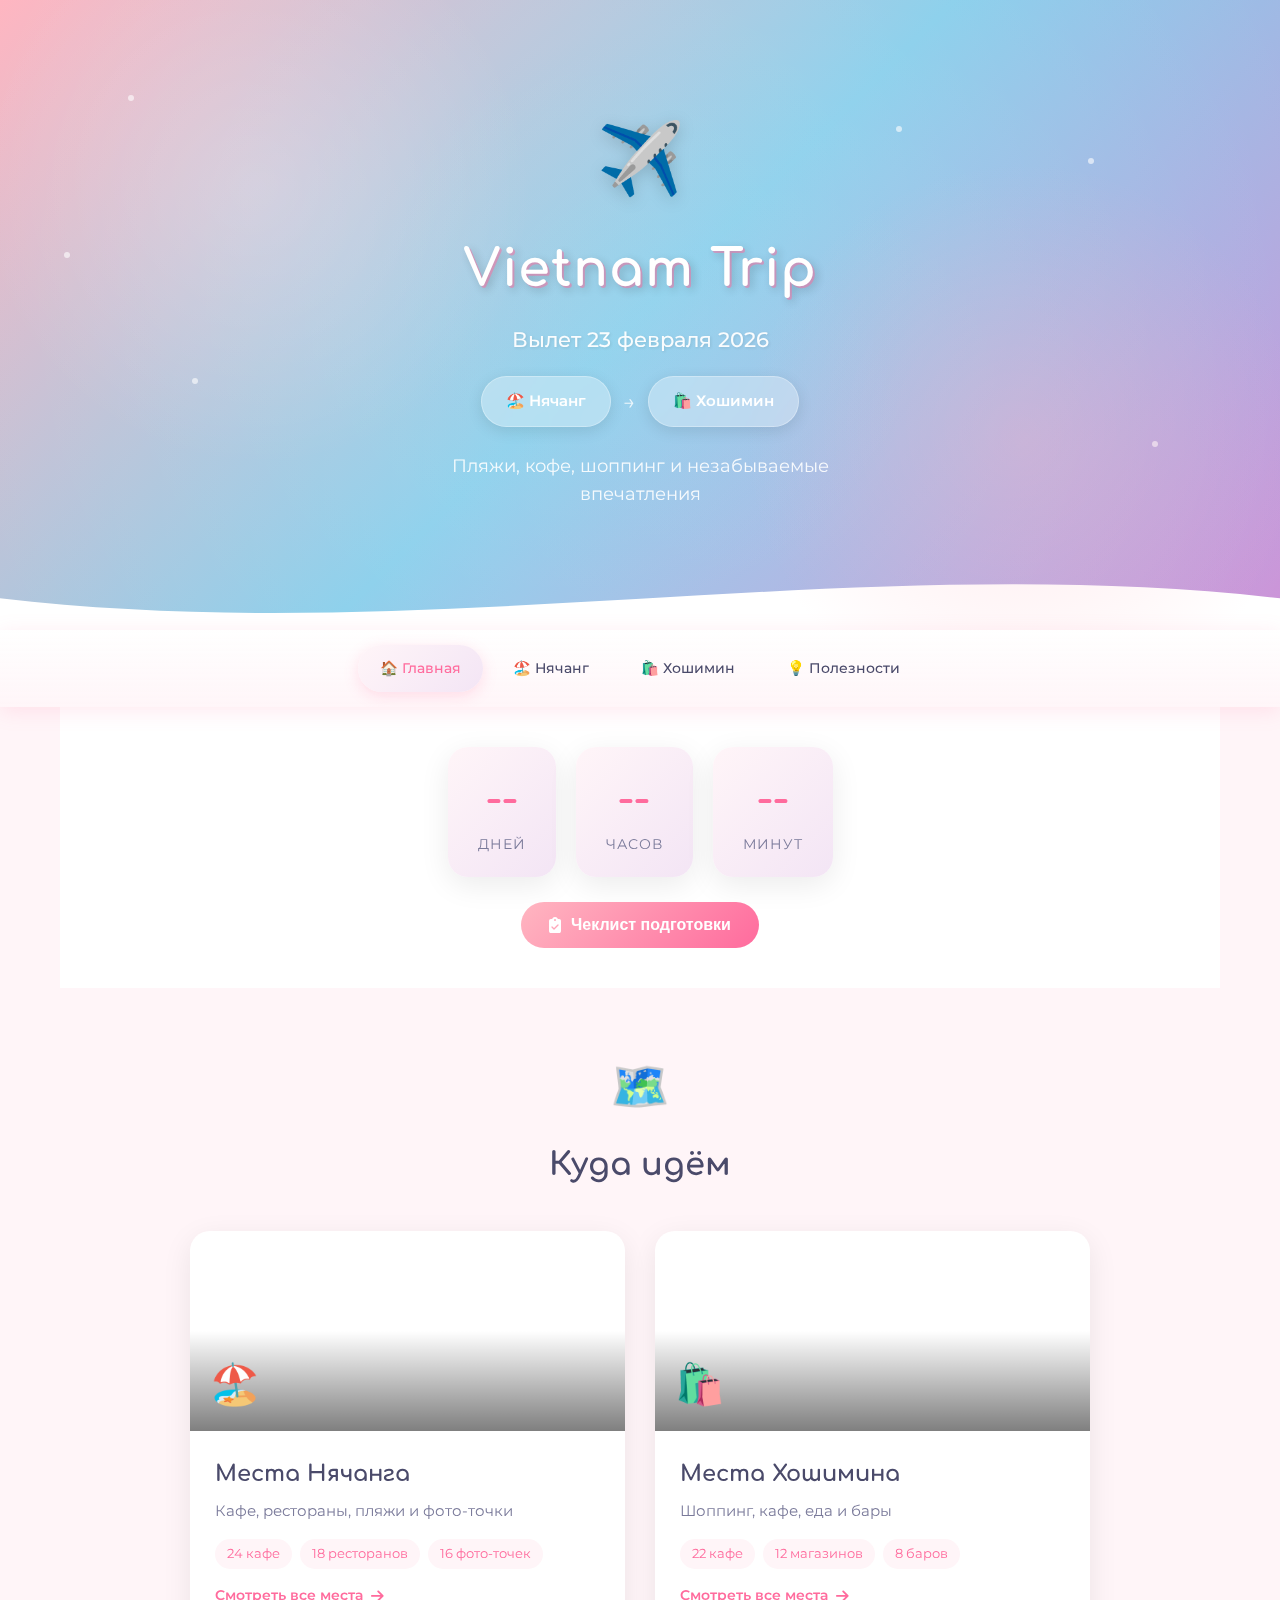
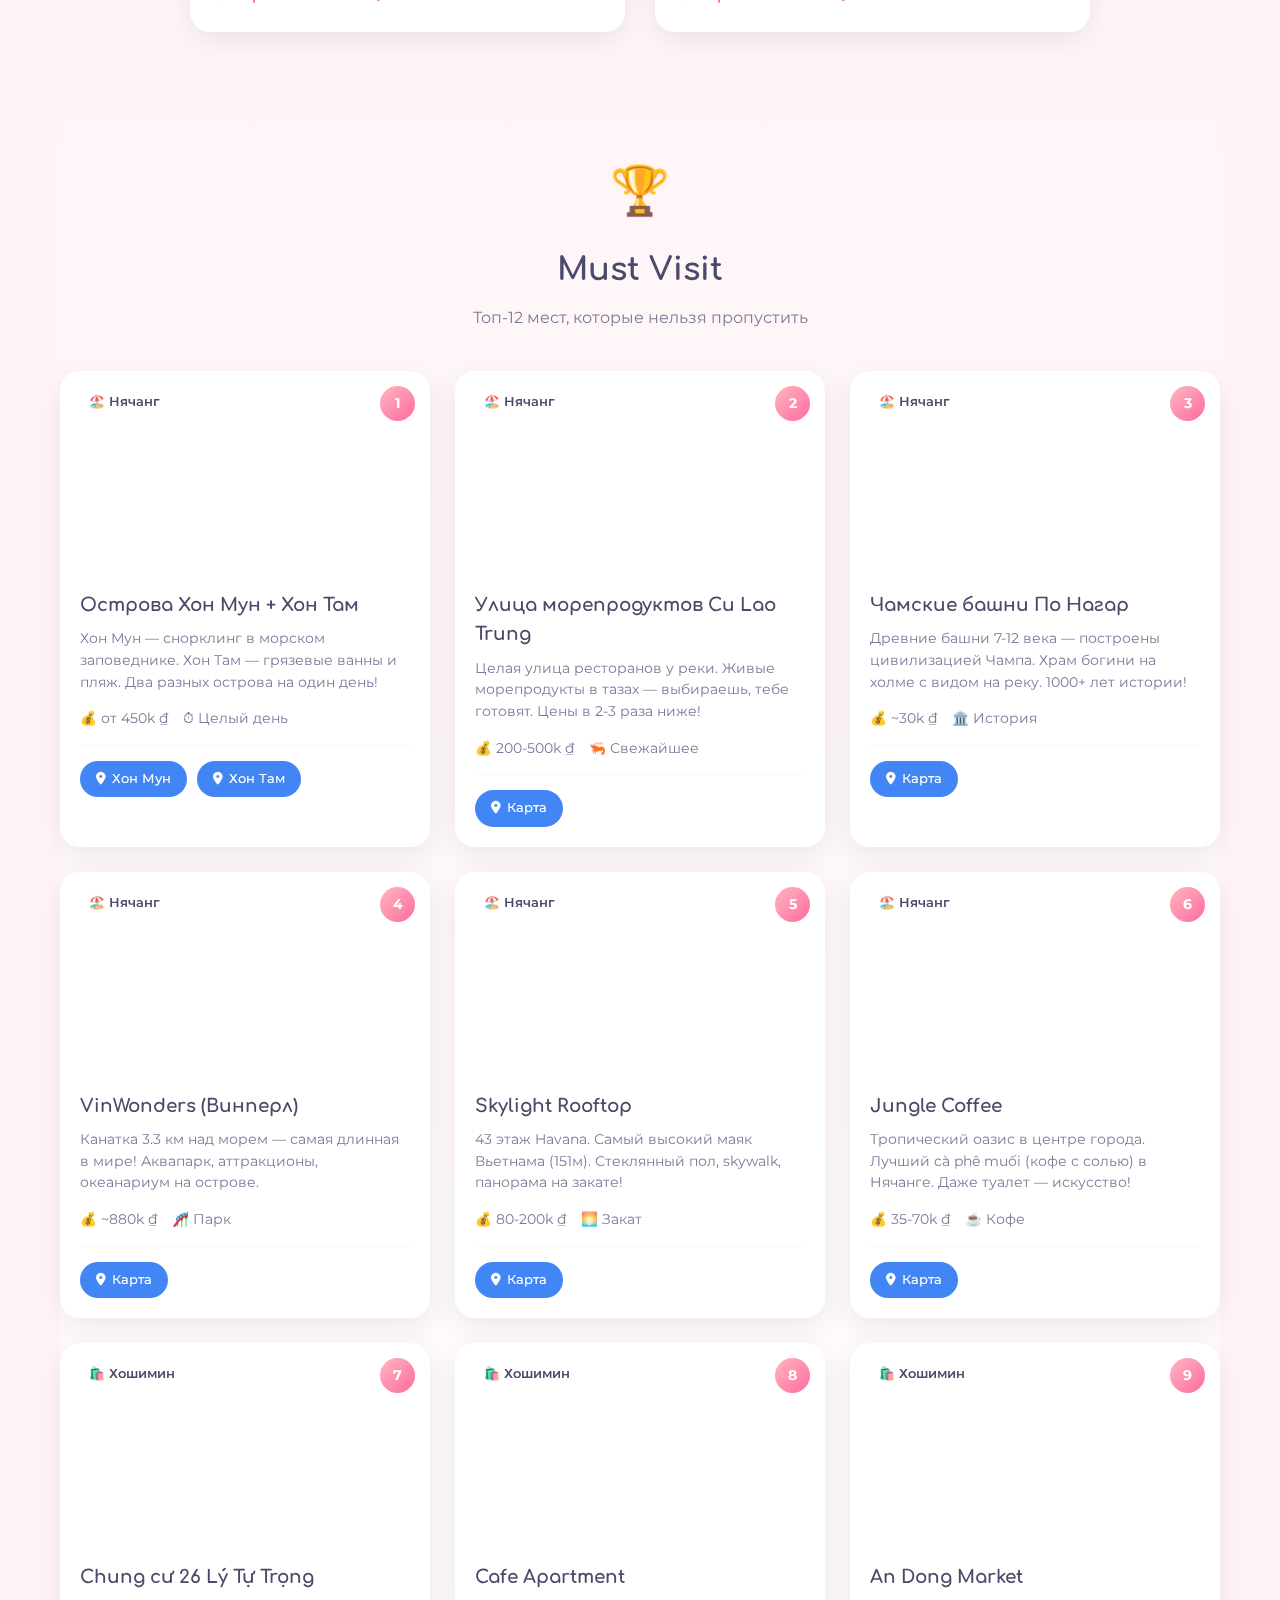
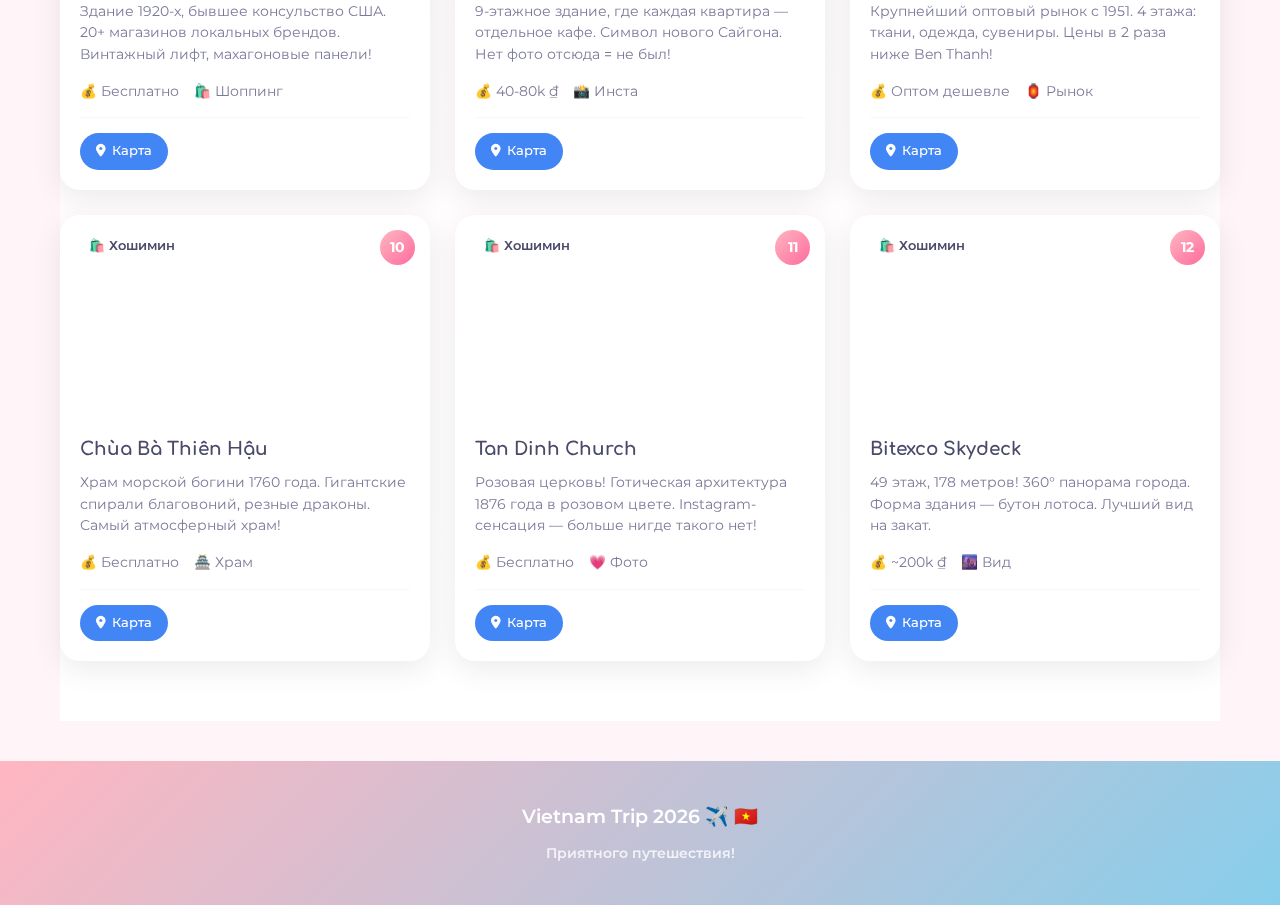
<file: index.html>
<!DOCTYPE html>
<html lang="ru">
<head>
    <meta charset="UTF-8">
    <meta name="viewport" content="width=device-width, initial-scale=1.0">
    <title>Vietnam Trip 2026</title>
    <link rel="preconnect" href="https://fonts.googleapis.com">
    <link rel="preconnect" href="https://fonts.gstatic.com" crossorigin>
    <link href="https://fonts.googleapis.com/css2?family=Comfortaa:wght@400;500;600;700&family=Montserrat:wght@400;500;600;700&display=swap" rel="stylesheet">
    <link rel="stylesheet" href="https://cdnjs.cloudflare.com/ajax/libs/font-awesome/6.5.1/css/all.min.css" />
    <link rel="stylesheet" href="styles.css">
    <style>
        /* Hero Section */
        .hero {
            min-height: 70vh;
            display: flex;
            flex-direction: column;
            justify-content: center;
            align-items: center;
            text-align: center;
            position: relative;
        }

        .hero-dates {
            font-size: 1.3rem;
            color: rgba(255,255,255,0.95);
            margin-bottom: 20px;
            font-weight: 500;
            text-shadow: 1px 1px 3px rgba(0,0,0,0.1);
        }

        .hero-tagline {
            font-size: 1.1rem;
            color: rgba(255,255,255,0.9);
            max-width: 500px;
            line-height: 1.6;
            margin-top: 25px;
        }

        /* Countdown */
        .countdown-section {
            background: var(--white);
            padding: 40px 20px;
            text-align: center;
        }

        .countdown-container {
            display: flex;
            justify-content: center;
            gap: 20px;
            flex-wrap: wrap;
            margin-bottom: 25px;
        }

        .countdown-item {
            background: linear-gradient(135deg, var(--pink-light), var(--purple-light));
            padding: 20px 30px;
            border-radius: var(--border-radius);
            min-width: 100px;
            box-shadow: var(--shadow-card);
        }

        .countdown-number {
            font-family: 'Comfortaa', cursive;
            font-size: 2.5rem;
            font-weight: 700;
            color: var(--pink-dark);
            display: block;
        }

        .countdown-label {
            font-size: 0.85rem;
            color: var(--text-light);
            text-transform: uppercase;
            letter-spacing: 1px;
        }

        .checklist-btn {
            display: inline-flex;
            align-items: center;
            gap: 10px;
            padding: 14px 28px;
            background: linear-gradient(135deg, var(--pink-main), var(--pink-dark));
            color: white;
            border: none;
            border-radius: 30px;
            font-size: 1rem;
            font-weight: 600;
            cursor: pointer;
            transition: all 0.3s;
            text-decoration: none;
        }

        .checklist-btn:hover {
            transform: translateY(-3px);
            box-shadow: 0 10px 30px rgba(255,107,157,0.4);
        }

        /* Checklist Modal */
        .modal-overlay {
            display: none;
            position: fixed;
            top: 0;
            left: 0;
            right: 0;
            bottom: 0;
            background: rgba(0,0,0,0.5);
            z-index: 1000;
            justify-content: center;
            align-items: center;
            padding: 20px;
        }

        .modal-overlay.active {
            display: flex;
        }

        .modal {
            background: var(--white);
            border-radius: var(--border-radius);
            max-width: 500px;
            width: 100%;
            max-height: 80vh;
            overflow-y: auto;
            box-shadow: 0 20px 60px rgba(0,0,0,0.3);
            animation: modalSlideIn 0.3s ease;
        }

        @keyframes modalSlideIn {
            from {
                opacity: 0;
                transform: translateY(-20px);
            }
            to {
                opacity: 1;
                transform: translateY(0);
            }
        }

        .modal-header {
            padding: 25px;
            border-bottom: 1px solid var(--pink-light);
            display: flex;
            justify-content: space-between;
            align-items: center;
        }

        .modal-header h3 {
            font-size: 1.3rem;
            color: var(--text-dark);
        }

        .modal-close {
            background: none;
            border: none;
            font-size: 1.5rem;
            cursor: pointer;
            color: var(--text-light);
            padding: 5px;
            transition: color 0.3s;
        }

        .modal-close:hover {
            color: var(--pink-dark);
        }

        .modal-body {
            padding: 25px;
        }

        .checklist-group {
            margin-bottom: 25px;
        }

        .checklist-group-title {
            font-size: 0.9rem;
            color: var(--text-light);
            text-transform: uppercase;
            letter-spacing: 1px;
            margin-bottom: 15px;
            padding-bottom: 10px;
            border-bottom: 2px solid var(--pink-light);
        }

        .checklist-item {
            display: flex;
            align-items: center;
            gap: 12px;
            padding: 12px 0;
            border-bottom: 1px solid var(--pink-light);
        }

        .checklist-item:last-child {
            border-bottom: none;
        }

        .checklist-checkbox {
            width: 24px;
            height: 24px;
            border: 2px solid var(--pink-main);
            border-radius: 6px;
            cursor: pointer;
            display: flex;
            align-items: center;
            justify-content: center;
            transition: all 0.3s;
            flex-shrink: 0;
        }

        .checklist-checkbox.checked {
            background: linear-gradient(135deg, var(--pink-main), var(--pink-dark));
            border-color: transparent;
        }

        .checklist-checkbox.checked::after {
            content: '\f00c';
            font-family: 'Font Awesome 6 Free';
            font-weight: 900;
            color: white;
            font-size: 0.8rem;
        }

        .checklist-text {
            flex: 1;
            font-size: 0.95rem;
            color: var(--text-dark);
        }

        .checklist-item.completed .checklist-text {
            text-decoration: line-through;
            color: var(--text-light);
        }

        .checklist-progress {
            padding: 20px 25px;
            background: var(--pink-light);
            border-radius: 0 0 var(--border-radius) var(--border-radius);
        }

        .progress-bar {
            height: 8px;
            background: rgba(255,255,255,0.8);
            border-radius: 4px;
            overflow: hidden;
            margin-bottom: 10px;
        }

        .progress-fill {
            height: 100%;
            background: linear-gradient(135deg, var(--pink-main), var(--pink-dark));
            border-radius: 4px;
            transition: width 0.3s ease;
        }

        .progress-text {
            font-size: 0.85rem;
            color: var(--text-light);
            text-align: center;
        }

        /* City Cards */
        .cities-section {
            padding: 60px 20px;
        }

        .cities-grid {
            display: grid;
            grid-template-columns: repeat(auto-fit, minmax(300px, 1fr));
            gap: 30px;
            max-width: 900px;
            margin: 0 auto;
        }

        .city-card {
            background: var(--white);
            border-radius: var(--border-radius);
            overflow: hidden;
            box-shadow: var(--shadow-card);
            transition: all 0.3s ease;
            text-decoration: none;
            display: block;
        }

        .city-card:hover {
            transform: translateY(-10px);
            box-shadow: 0 20px 50px rgba(0,0,0,0.15);
        }

        .city-card-image {
            height: 200px;
            background-size: cover;
            background-position: center;
            position: relative;
        }

        .city-card-image::after {
            content: '';
            position: absolute;
            bottom: 0;
            left: 0;
            right: 0;
            height: 100px;
            background: linear-gradient(transparent, rgba(0,0,0,0.5));
        }

        .city-card-emoji {
            position: absolute;
            bottom: 15px;
            left: 20px;
            font-size: 2.5rem;
            z-index: 1;
        }

        .city-card-content {
            padding: 25px;
        }

        .city-card-content h3 {
            font-size: 1.4rem;
            color: var(--text-dark);
            margin-bottom: 8px;
        }

        .city-card-content p {
            color: var(--text-light);
            font-size: 0.95rem;
            margin-bottom: 15px;
        }

        .city-card-tags {
            display: flex;
            gap: 8px;
            flex-wrap: wrap;
        }

        .city-tag {
            background: var(--pink-light);
            padding: 5px 12px;
            border-radius: 15px;
            font-size: 0.8rem;
            color: var(--pink-dark);
        }

        .city-card-arrow {
            display: flex;
            align-items: center;
            gap: 8px;
            color: var(--pink-dark);
            font-weight: 600;
            font-size: 0.9rem;
            margin-top: 15px;
        }

        .city-card-arrow i {
            transition: transform 0.3s;
        }

        .city-card:hover .city-card-arrow i {
            transform: translateX(5px);
        }

        /* Must Visit Section */
        .must-visit-section {
            padding: 60px 0;
            background: linear-gradient(180deg, var(--pink-light) 0%, var(--white) 100%);
        }

        .must-visit-grid {
            display: grid;
            grid-template-columns: repeat(auto-fill, minmax(320px, 1fr));
            gap: 25px;
        }

        .must-card {
            background: var(--white);
            border-radius: var(--border-radius);
            overflow: hidden;
            box-shadow: var(--shadow-card);
            transition: all 0.3s ease;
        }

        .must-card:hover {
            transform: translateY(-8px);
            box-shadow: 0 20px 40px rgba(0,0,0,0.15);
        }

        .must-card-image {
            height: 200px;
            background-size: cover;
            background-position: center;
            position: relative;
        }

        .must-card-city {
            position: absolute;
            top: 15px;
            left: 15px;
            background: rgba(255,255,255,0.95);
            padding: 6px 14px;
            border-radius: 20px;
            font-size: 0.8rem;
            font-weight: 600;
            color: var(--text-dark);
        }

        .must-card-number {
            position: absolute;
            top: 15px;
            right: 15px;
            width: 35px;
            height: 35px;
            background: linear-gradient(135deg, var(--pink-main), var(--pink-dark));
            color: white;
            border-radius: 50%;
            display: flex;
            align-items: center;
            justify-content: center;
            font-weight: 700;
            font-size: 0.9rem;
        }

        .must-card-content {
            padding: 20px;
        }

        .must-card-content h4 {
            font-size: 1.15rem;
            color: var(--text-dark);
            margin-bottom: 8px;
        }

        .must-card-desc {
            color: var(--text-light);
            font-size: 0.9rem;
            line-height: 1.5;
            margin-bottom: 15px;
        }

        .must-card-meta {
            display: flex;
            gap: 15px;
            flex-wrap: wrap;
            font-size: 0.85rem;
            color: var(--text-light);
        }

        .must-card-links {
            display: flex;
            gap: 10px;
            margin-top: 15px;
            padding-top: 15px;
            border-top: 1px solid var(--pink-light);
        }

        .must-link {
            display: inline-flex;
            align-items: center;
            gap: 6px;
            padding: 8px 16px;
            border-radius: 20px;
            font-size: 0.8rem;
            font-weight: 500;
            text-decoration: none;
            transition: all 0.2s;
        }

        .must-link.maps {
            background: #4285f4;
            color: white;
        }

        .must-link.maps:hover {
            background: #3367d6;
            transform: translateY(-2px);
        }

        /* Responsive */
        @media (max-width: 768px) {
            .hero {
                min-height: 60vh;
            }

            .hero-dates {
                font-size: 1.1rem;
            }

            .countdown-container {
                gap: 15px;
            }

            .countdown-item {
                padding: 15px 20px;
                min-width: 80px;
            }

            .countdown-number {
                font-size: 2rem;
            }

            .cities-grid {
                grid-template-columns: 1fr;
            }

            .must-visit-grid {
                grid-template-columns: 1fr;
            }
        }
    </style>
</head>
<body>
    <!-- Floating clouds decoration -->
    <div class="clouds">
        <div class="cloud cloud-1"></div>
        <div class="cloud cloud-2"></div>
        <div class="cloud cloud-3"></div>
    </div>

    <!-- Header with Hero -->
    <header class="header hero">
        <div class="header-sparkles">
            <div class="sparkle"></div>
            <div class="sparkle"></div>
            <div class="sparkle"></div>
            <div class="sparkle"></div>
            <div class="sparkle"></div>
            <div class="sparkle"></div>
        </div>
        <div class="header-content">
            <div class="header-decoration">✈️</div>
            <h1>Vietnam Trip</h1>
            <p class="hero-dates">Вылет 23 февраля 2026</p>
            <div class="route-preview">
                <span class="route-city">🏖️ Нячанг</span>
                <span class="route-arrow">→</span>
                <span class="route-city">🛍️ Хошимин</span>
            </div>
            <p class="hero-tagline">Пляжи, кофе, шоппинг и незабываемые впечатления</p>
        </div>
        <div class="header-wave">
            <svg viewBox="0 0 1440 120" preserveAspectRatio="none">
                <path d="M0,64 C480,150 960,-20 1440,64 L1440,120 L0,120 Z" fill="#fff"/>
            </svg>
        </div>
    </header>

    <!-- Navigation -->
    <nav class="nav">
        <div class="nav-container">
            <a href="index.html" class="nav-link active">🏠 Главная</a>
            <a href="nhatrang.html" class="nav-link">🏖️ Нячанг</a>
            <a href="hochiminh.html" class="nav-link">🛍️ Хошимин</a>
            <a href="tips.html" class="nav-link">💡 Полезности</a>
        </div>
    </nav>

    <main class="main-content">

        <!-- Countdown Section -->
        <section class="countdown-section">
            <div class="countdown-container" id="countdown">
                <div class="countdown-item">
                    <span class="countdown-number" id="days">--</span>
                    <span class="countdown-label">дней</span>
                </div>
                <div class="countdown-item">
                    <span class="countdown-number" id="hours">--</span>
                    <span class="countdown-label">часов</span>
                </div>
                <div class="countdown-item">
                    <span class="countdown-number" id="minutes">--</span>
                    <span class="countdown-label">минут</span>
                </div>
            </div>
            <button class="checklist-btn" onclick="openChecklist()">
                <i class="fas fa-clipboard-check"></i>
                Чеклист подготовки
            </button>
        </section>

        <!-- Cities Section -->
        <section class="cities-section">
            <div class="section-header">
                <span class="section-icon">🗺️</span>
                <h2>Куда идём</h2>
            </div>
            <div class="cities-grid">
                <a href="places-nhatrang.html" class="city-card">
                    <div class="city-card-image" style="background-image: url('https://images.unsplash.com/photo-1559592413-7cec4d0cae2b?w=800&q=80');">
                        <span class="city-card-emoji">🏖️</span>
                    </div>
                    <div class="city-card-content">
                        <h3>Места Нячанга</h3>
                        <p>Кафе, рестораны, пляжи и фото-точки</p>
                        <div class="city-card-tags">
                            <span class="city-tag">24 кафе</span>
                            <span class="city-tag">18 ресторанов</span>
                            <span class="city-tag">16 фото-точек</span>
                        </div>
                        <div class="city-card-arrow">
                            Смотреть все места <i class="fas fa-arrow-right"></i>
                        </div>
                    </div>
                </a>
                <a href="places-hochiminh.html" class="city-card">
                    <div class="city-card-image" style="background-image: url('https://images.unsplash.com/photo-1583417319070-4a69db38a482?w=800&q=80');">
                        <span class="city-card-emoji">🛍️</span>
                    </div>
                    <div class="city-card-content">
                        <h3>Места Хошимина</h3>
                        <p>Шоппинг, кафе, еда и бары</p>
                        <div class="city-card-tags">
                            <span class="city-tag">22 кафе</span>
                            <span class="city-tag">12 магазинов</span>
                            <span class="city-tag">8 баров</span>
                        </div>
                        <div class="city-card-arrow">
                            Смотреть все места <i class="fas fa-arrow-right"></i>
                        </div>
                    </div>
                </a>
            </div>
        </section>

        <!-- Must Visit Section -->
        <section class="must-visit-section">
            <div class="section-header">
                <span class="section-icon">🏆</span>
                <h2>Must Visit</h2>
                <p class="section-subtitle">Топ-12 мест, которые нельзя пропустить</p>
            </div>
            <div class="must-visit-grid">

                <!-- Nha Trang 1 -->
                <div class="must-card">
                    <div class="must-card-image" style="background-image: url('https://images.unsplash.com/photo-1544551763-46a013bb70d5?w=600&q=80');">
                        <span class="must-card-city">🏖️ Нячанг</span>
                        <span class="must-card-number">1</span>
                    </div>
                    <div class="must-card-content">
                        <h4>Острова Хон Мун + Хон Там</h4>
                        <p class="must-card-desc">Хон Мун — снорклинг в морском заповеднике. Хон Там — грязевые ванны и пляж. Два разных острова на один день!</p>
                        <div class="must-card-meta">
                            <span>💰 от 450k ₫</span>
                            <span>⏱ Целый день</span>
                        </div>
                        <div class="must-card-links">
                            <a href="https://maps.google.com/?q=Hon+Mun+Island" target="_blank" class="must-link maps"><i class="fas fa-map-marker-alt"></i> Хон Мун</a>
                            <a href="https://maps.google.com/?q=Hon+Tam+Island+Nha+Trang" target="_blank" class="must-link maps"><i class="fas fa-map-marker-alt"></i> Хон Там</a>
                        </div>
                    </div>
                </div>

                <!-- Nha Trang 2 -->
                <div class="must-card">
                    <div class="must-card-image" style="background-image: url('https://images.unsplash.com/photo-1559339352-11d035aa65de?w=600&q=80');">
                        <span class="must-card-city">🏖️ Нячанг</span>
                        <span class="must-card-number">2</span>
                    </div>
                    <div class="must-card-content">
                        <h4>Улица морепродуктов Cu Lao Trung</h4>
                        <p class="must-card-desc">Целая улица ресторанов у реки. Живые морепродукты в тазах — выбираешь, тебе готовят. Цены в 2-3 раза ниже!</p>
                        <div class="must-card-meta">
                            <span>💰 200-500k ₫</span>
                            <span>🦐 Свежайшее</span>
                        </div>
                        <div class="must-card-links">
                            <a href="https://maps.google.com/?q=Nhat+Phong+3+63B+Cu+Lao+Trung+Nha+Trang" target="_blank" class="must-link maps"><i class="fas fa-map-marker-alt"></i> Карта</a>
                        </div>
                    </div>
                </div>

                <!-- Nha Trang 3 -->
                <div class="must-card">
                    <div class="must-card-image" style="background-image: url('https://images.unsplash.com/photo-1528127269322-539801943592?w=600&q=80');">
                        <span class="must-card-city">🏖️ Нячанг</span>
                        <span class="must-card-number">3</span>
                    </div>
                    <div class="must-card-content">
                        <h4>Чамские башни По Нагар</h4>
                        <p class="must-card-desc">Древние башни 7-12 века — построены цивилизацией Чампа. Храм богини на холме с видом на реку. 1000+ лет истории!</p>
                        <div class="must-card-meta">
                            <span>💰 ~30k ₫</span>
                            <span>🏛️ История</span>
                        </div>
                        <div class="must-card-links">
                            <a href="https://maps.google.com/?q=Po+Nagar+Cham+Towers+Nha+Trang" target="_blank" class="must-link maps"><i class="fas fa-map-marker-alt"></i> Карта</a>
                        </div>
                    </div>
                </div>

                <!-- Nha Trang 4 -->
                <div class="must-card">
                    <div class="must-card-image" style="background-image: url('https://images.unsplash.com/photo-1504214208698-ea1916a2195a?w=600&q=80');">
                        <span class="must-card-city">🏖️ Нячанг</span>
                        <span class="must-card-number">4</span>
                    </div>
                    <div class="must-card-content">
                        <h4>VinWonders (Винперл)</h4>
                        <p class="must-card-desc">Канатка 3.3 км над морем — самая длинная в мире! Аквапарк, аттракционы, океанариум на острове.</p>
                        <div class="must-card-meta">
                            <span>💰 ~880k ₫</span>
                            <span>🎢 Парк</span>
                        </div>
                        <div class="must-card-links">
                            <a href="https://maps.google.com/?q=VinWonders+Nha+Trang" target="_blank" class="must-link maps"><i class="fas fa-map-marker-alt"></i> Карта</a>
                        </div>
                    </div>
                </div>

                <!-- Nha Trang 5 -->
                <div class="must-card">
                    <div class="must-card-image" style="background-image: url('https://images.unsplash.com/photo-1506905925346-21bda4d32df4?w=600&q=80');">
                        <span class="must-card-city">🏖️ Нячанг</span>
                        <span class="must-card-number">5</span>
                    </div>
                    <div class="must-card-content">
                        <h4>Skylight Rooftop</h4>
                        <p class="must-card-desc">43 этаж Havana. Самый высокий маяк Вьетнама (151м). Стеклянный пол, skywalk, панорама на закате!</p>
                        <div class="must-card-meta">
                            <span>💰 80-200k ₫</span>
                            <span>🌅 Закат</span>
                        </div>
                        <div class="must-card-links">
                            <a href="https://maps.google.com/?q=Skylight+Nha+Trang" target="_blank" class="must-link maps"><i class="fas fa-map-marker-alt"></i> Карта</a>
                        </div>
                    </div>
                </div>

                <!-- Nha Trang 6 -->
                <div class="must-card">
                    <div class="must-card-image" style="background-image: url('https://images.unsplash.com/photo-1495474472287-4d71bcdd2085?w=600&q=80');">
                        <span class="must-card-city">🏖️ Нячанг</span>
                        <span class="must-card-number">6</span>
                    </div>
                    <div class="must-card-content">
                        <h4>Jungle Coffee</h4>
                        <p class="must-card-desc">Тропический оазис в центре города. Лучший cà phê muối (кофе с солью) в Нячанге. Даже туалет — искусство!</p>
                        <div class="must-card-meta">
                            <span>💰 35-70k ₫</span>
                            <span>☕ Кофе</span>
                        </div>
                        <div class="must-card-links">
                            <a href="https://maps.google.com/?q=Jungle+Coffee+8+Le+Quy+Don+Nha+Trang" target="_blank" class="must-link maps"><i class="fas fa-map-marker-alt"></i> Карта</a>
                        </div>
                    </div>
                </div>

                <!-- Ho Chi Minh 1 -->
                <div class="must-card">
                    <div class="must-card-image" style="background-image: url('https://images.unsplash.com/photo-1567401893414-76b7b1e5a7a5?w=600&q=80');">
                        <span class="must-card-city">🛍️ Хошимин</span>
                        <span class="must-card-number">7</span>
                    </div>
                    <div class="must-card-content">
                        <h4>Chung cư 26 Lý Tự Trọng</h4>
                        <p class="must-card-desc">Здание 1920-х, бывшее консульство США. 20+ магазинов локальных брендов. Винтажный лифт, махагоновые панели!</p>
                        <div class="must-card-meta">
                            <span>💰 Бесплатно</span>
                            <span>🛍️ Шоппинг</span>
                        </div>
                        <div class="must-card-links">
                            <a href="https://maps.google.com/?q=26+Ly+Tu+Trong+Saigon" target="_blank" class="must-link maps"><i class="fas fa-map-marker-alt"></i> Карта</a>
                        </div>
                    </div>
                </div>

                <!-- Ho Chi Minh 2 -->
                <div class="must-card">
                    <div class="must-card-image" style="background-image: url('https://images.unsplash.com/photo-1493857671505-72967e2e2760?w=600&q=80');">
                        <span class="must-card-city">🛍️ Хошимин</span>
                        <span class="must-card-number">8</span>
                    </div>
                    <div class="must-card-content">
                        <h4>Cafe Apartment</h4>
                        <p class="must-card-desc">9-этажное здание, где каждая квартира — отдельное кафе. Символ нового Сайгона. Нет фото отсюда = не был!</p>
                        <div class="must-card-meta">
                            <span>💰 40-80k ₫</span>
                            <span>📸 Инста</span>
                        </div>
                        <div class="must-card-links">
                            <a href="https://maps.google.com/?q=42+Nguyen+Hue+Cafe+Apartment" target="_blank" class="must-link maps"><i class="fas fa-map-marker-alt"></i> Карта</a>
                        </div>
                    </div>
                </div>

                <!-- Ho Chi Minh 3 -->
                <div class="must-card">
                    <div class="must-card-image" style="background-image: url('https://images.unsplash.com/photo-1555529669-e69e7aa0ba9a?w=600&q=80');">
                        <span class="must-card-city">🛍️ Хошимин</span>
                        <span class="must-card-number">9</span>
                    </div>
                    <div class="must-card-content">
                        <h4>An Dong Market</h4>
                        <p class="must-card-desc">Крупнейший оптовый рынок с 1951. 4 этажа: ткани, одежда, сувениры. Цены в 2 раза ниже Ben Thanh!</p>
                        <div class="must-card-meta">
                            <span>💰 Оптом дешевле</span>
                            <span>🏮 Рынок</span>
                        </div>
                        <div class="must-card-links">
                            <a href="https://maps.google.com/?q=An+Dong+Market" target="_blank" class="must-link maps"><i class="fas fa-map-marker-alt"></i> Карта</a>
                        </div>
                    </div>
                </div>

                <!-- Ho Chi Minh 4 -->
                <div class="must-card">
                    <div class="must-card-image" style="background-image: url('https://images.unsplash.com/photo-1559592413-7cec4d0cae2b?w=600&q=80');">
                        <span class="must-card-city">🛍️ Хошимин</span>
                        <span class="must-card-number">10</span>
                    </div>
                    <div class="must-card-content">
                        <h4>Chùa Bà Thiên Hậu</h4>
                        <p class="must-card-desc">Храм морской богини 1760 года. Гигантские спирали благовоний, резные драконы. Самый атмосферный храм!</p>
                        <div class="must-card-meta">
                            <span>💰 Бесплатно</span>
                            <span>🏯 Храм</span>
                        </div>
                        <div class="must-card-links">
                            <a href="https://maps.google.com/?q=Thien+Hau+Temple+Cholon" target="_blank" class="must-link maps"><i class="fas fa-map-marker-alt"></i> Карта</a>
                        </div>
                    </div>
                </div>

                <!-- Ho Chi Minh 5 -->
                <div class="must-card">
                    <div class="must-card-image" style="background-image: url('https://images.unsplash.com/photo-1555921015-5532091f6026?w=600&q=80');">
                        <span class="must-card-city">🛍️ Хошимин</span>
                        <span class="must-card-number">11</span>
                    </div>
                    <div class="must-card-content">
                        <h4>Tan Dinh Church</h4>
                        <p class="must-card-desc">Розовая церковь! Готическая архитектура 1876 года в розовом цвете. Instagram-сенсация — больше нигде такого нет!</p>
                        <div class="must-card-meta">
                            <span>💰 Бесплатно</span>
                            <span>💗 Фото</span>
                        </div>
                        <div class="must-card-links">
                            <a href="https://maps.google.com/?q=Tan+Dinh+Church" target="_blank" class="must-link maps"><i class="fas fa-map-marker-alt"></i> Карта</a>
                        </div>
                    </div>
                </div>

                <!-- Ho Chi Minh 6 -->
                <div class="must-card">
                    <div class="must-card-image" style="background-image: url('https://images.unsplash.com/photo-1583417319070-4a69db38a482?w=600&q=80');">
                        <span class="must-card-city">🛍️ Хошимин</span>
                        <span class="must-card-number">12</span>
                    </div>
                    <div class="must-card-content">
                        <h4>Bitexco Skydeck</h4>
                        <p class="must-card-desc">49 этаж, 178 метров! 360° панорама города. Форма здания — бутон лотоса. Лучший вид на закат.</p>
                        <div class="must-card-meta">
                            <span>💰 ~200k ₫</span>
                            <span>🌆 Вид</span>
                        </div>
                        <div class="must-card-links">
                            <a href="https://maps.google.com/?q=Bitexco+Skydeck" target="_blank" class="must-link maps"><i class="fas fa-map-marker-alt"></i> Карта</a>
                        </div>
                    </div>
                </div>

            </div>
        </section>

    </main>

    <!-- Checklist Modal -->
    <div class="modal-overlay" id="checklistModal">
        <div class="modal">
            <div class="modal-header">
                <h3>✈️ Чеклист подготовки</h3>
                <button class="modal-close" onclick="closeChecklist()">&times;</button>
            </div>
            <div class="modal-body">
                <div class="checklist-group">
                    <div class="checklist-group-title">📄 Документы</div>
                    <div class="checklist-item" data-key="passport">
                        <div class="checklist-checkbox"></div>
                        <span class="checklist-text">Паспорт (срок действия 6+ мес)</span>
                    </div>
                    <div class="checklist-item" data-key="tickets">
                        <div class="checklist-checkbox"></div>
                        <span class="checklist-text">Билеты забронированы</span>
                    </div>
                    <div class="checklist-item" data-key="hotels">
                        <div class="checklist-checkbox"></div>
                        <span class="checklist-text">Отели забронированы</span>
                    </div>
                    <div class="checklist-item" data-key="insurance">
                        <div class="checklist-checkbox"></div>
                        <span class="checklist-text">Страховка оформлена</span>
                    </div>
                </div>
                <div class="checklist-group">
                    <div class="checklist-group-title">📱 Приложения</div>
                    <div class="checklist-item" data-key="grab">
                        <div class="checklist-checkbox"></div>
                        <span class="checklist-text">Grab установлен</span>
                    </div>
                    <div class="checklist-item" data-key="maps">
                        <div class="checklist-checkbox"></div>
                        <span class="checklist-text">Google Maps офлайн карты</span>
                    </div>
                    <div class="checklist-item" data-key="translate">
                        <div class="checklist-checkbox"></div>
                        <span class="checklist-text">Google Translate (вьетнамский)</span>
                    </div>
                </div>
                <div class="checklist-group">
                    <div class="checklist-group-title">💰 Финансы</div>
                    <div class="checklist-item" data-key="cash">
                        <div class="checklist-checkbox"></div>
                        <span class="checklist-text">Доллары / донги наличные</span>
                    </div>
                    <div class="checklist-item" data-key="cards">
                        <div class="checklist-checkbox"></div>
                        <span class="checklist-text">Карты работают за границей</span>
                    </div>
                </div>
                <div class="checklist-group">
                    <div class="checklist-group-title">🎒 Вещи</div>
                    <div class="checklist-item" data-key="sunscreen">
                        <div class="checklist-checkbox"></div>
                        <span class="checklist-text">Солнцезащитный крем</span>
                    </div>
                    <div class="checklist-item" data-key="adapter">
                        <div class="checklist-checkbox"></div>
                        <span class="checklist-text">Адаптер для розеток</span>
                    </div>
                    <div class="checklist-item" data-key="powerbank">
                        <div class="checklist-checkbox"></div>
                        <span class="checklist-text">Пауэрбанк</span>
                    </div>
                </div>
            </div>
            <div class="checklist-progress">
                <div class="progress-bar">
                    <div class="progress-fill" id="progressFill" style="width: 0%"></div>
                </div>
                <div class="progress-text" id="progressText">0 из 12 выполнено</div>
            </div>
        </div>
    </div>

    <!-- Footer -->
    <footer class="footer">
        <div class="footer-content">
            <p>Vietnam Trip 2026 ✈️ 🇻🇳</p>
            <p class="footer-small">Приятного путешествия!</p>
        </div>
    </footer>

    <script>
        // Countdown
        function updateCountdown() {
            const tripDate = new Date('2026-02-23T00:00:00');
            const now = new Date();
            const diff = tripDate - now;

            if (diff > 0) {
                const days = Math.floor(diff / (1000 * 60 * 60 * 24));
                const hours = Math.floor((diff % (1000 * 60 * 60 * 24)) / (1000 * 60 * 60));
                const minutes = Math.floor((diff % (1000 * 60 * 60)) / (1000 * 60));

                document.getElementById('days').textContent = days;
                document.getElementById('hours').textContent = hours;
                document.getElementById('minutes').textContent = minutes;
            }
        }

        updateCountdown();
        setInterval(updateCountdown, 60000);

        // Checklist
        const checklistData = JSON.parse(localStorage.getItem('tripChecklist')) || {};

        function openChecklist() {
            document.getElementById('checklistModal').classList.add('active');
            loadChecklist();
        }

        function closeChecklist() {
            document.getElementById('checklistModal').classList.remove('active');
        }

        function loadChecklist() {
            const items = document.querySelectorAll('.checklist-item');
            items.forEach(item => {
                const key = item.dataset.key;
                const checkbox = item.querySelector('.checklist-checkbox');

                if (checklistData[key]) {
                    checkbox.classList.add('checked');
                    item.classList.add('completed');
                } else {
                    checkbox.classList.remove('checked');
                    item.classList.remove('completed');
                }
            });
            updateProgress();
        }

        function updateProgress() {
            const total = document.querySelectorAll('.checklist-item').length;
            const completed = Object.values(checklistData).filter(v => v).length;
            const percent = (completed / total) * 100;

            document.getElementById('progressFill').style.width = percent + '%';
            document.getElementById('progressText').textContent = `${completed} из ${total} выполнено`;
        }

        document.querySelectorAll('.checklist-item').forEach(item => {
            item.addEventListener('click', function() {
                const key = this.dataset.key;
                const checkbox = this.querySelector('.checklist-checkbox');

                checklistData[key] = !checklistData[key];
                localStorage.setItem('tripChecklist', JSON.stringify(checklistData));

                checkbox.classList.toggle('checked');
                this.classList.toggle('completed');
                updateProgress();
            });
        });

        // Close modal on overlay click
        document.getElementById('checklistModal').addEventListener('click', function(e) {
            if (e.target === this) {
                closeChecklist();
            }
        });

        // Close modal on Escape
        document.addEventListener('keydown', function(e) {
            if (e.key === 'Escape') {
                closeChecklist();
            }
        });
    </script>
</body>
</html>
</file>
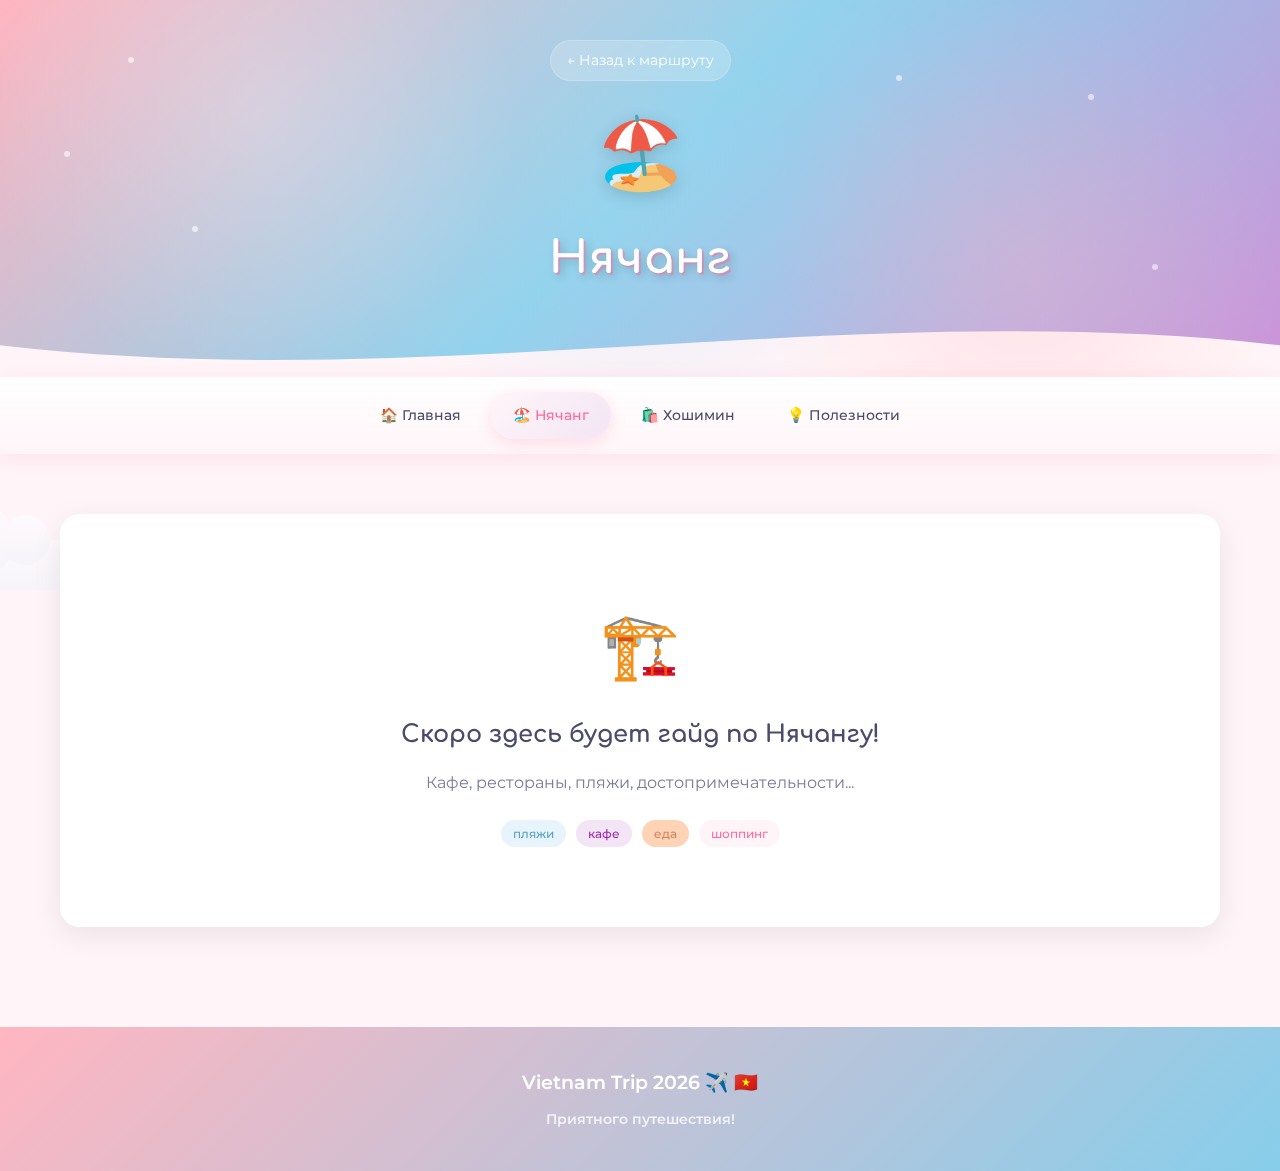
<file: nhatrang.html>
<!DOCTYPE html>
<html lang="ru">
<head>
    <meta charset="UTF-8">
    <meta name="viewport" content="width=device-width, initial-scale=1.0">
    <title>Нячанг 🏖️ | Vietnam Trip 2026</title>
    <link rel="preconnect" href="https://fonts.googleapis.com">
    <link rel="preconnect" href="https://fonts.gstatic.com" crossorigin>
    <link href="https://fonts.googleapis.com/css2?family=Comfortaa:wght@400;500;600;700&family=Montserrat:wght@400;500;600;700&display=swap" rel="stylesheet">
    <link rel="stylesheet" href="https://cdnjs.cloudflare.com/ajax/libs/font-awesome/6.5.1/css/all.min.css" />
    <link rel="stylesheet" href="styles.css">
</head>
<body>
    <!-- Floating clouds decoration -->
    <div class="clouds">
        <div class="cloud cloud-1"></div>
        <div class="cloud cloud-2"></div>
        <div class="cloud cloud-3"></div>
    </div>

    <!-- Header -->
    <header class="header header-small">
        <div class="header-sparkles">
            <div class="sparkle"></div>
            <div class="sparkle"></div>
            <div class="sparkle"></div>
            <div class="sparkle"></div>
            <div class="sparkle"></div>
            <div class="sparkle"></div>
        </div>
        <div class="header-content">
            <a href="index.html" class="back-link">← Назад к маршруту</a>
            <div class="header-decoration">🏖️</div>
            <h1>Нячанг</h1>

        </div>
        <div class="header-wave">
            <svg viewBox="0 0 1440 120" preserveAspectRatio="none">
                <path d="M0,64 C480,150 960,-20 1440,64 L1440,120 L0,120 Z" fill="#fff5f8"/>
            </svg>
        </div>
    </header>

    <!-- Navigation -->
    <nav class="nav">
        <div class="nav-container">
            <a href="index.html" class="nav-link">🏠 Главная</a>
            <a href="nhatrang.html" class="nav-link active">🏖️ Нячанг</a>
            <a href="hochiminh.html" class="nav-link">🛍️ Хошимин</a>
            <a href="tips.html" class="nav-link">💡 Полезности</a>
        </div>
    </nav>

    <main class="main-content">

        <!-- Coming Soon Section -->
        <section class="section">
            <div class="coming-soon">
                <div class="coming-soon-icon">🏗️</div>
                <h2>Скоро здесь будет гайд по Нячангу!</h2>
                <p>Кафе, рестораны, пляжи, достопримечательности...</p>
                <div class="coming-soon-tags">
                    <span class="tag tag-beach">пляжи</span>
                    <span class="tag tag-cafe">кафе</span>
                    <span class="tag tag-food">еда</span>
                    <span class="tag tag-shopping">шоппинг</span>
                </div>
            </div>
        </section>

    </main>

    <!-- Footer -->
    <footer class="footer">
        <div class="footer-content">
            <p>Vietnam Trip 2026 ✈️ 🇻🇳</p>
            <p class="footer-small">Приятного путешествия!</p>
        </div>
    </footer>

</body>
</html>
</file>
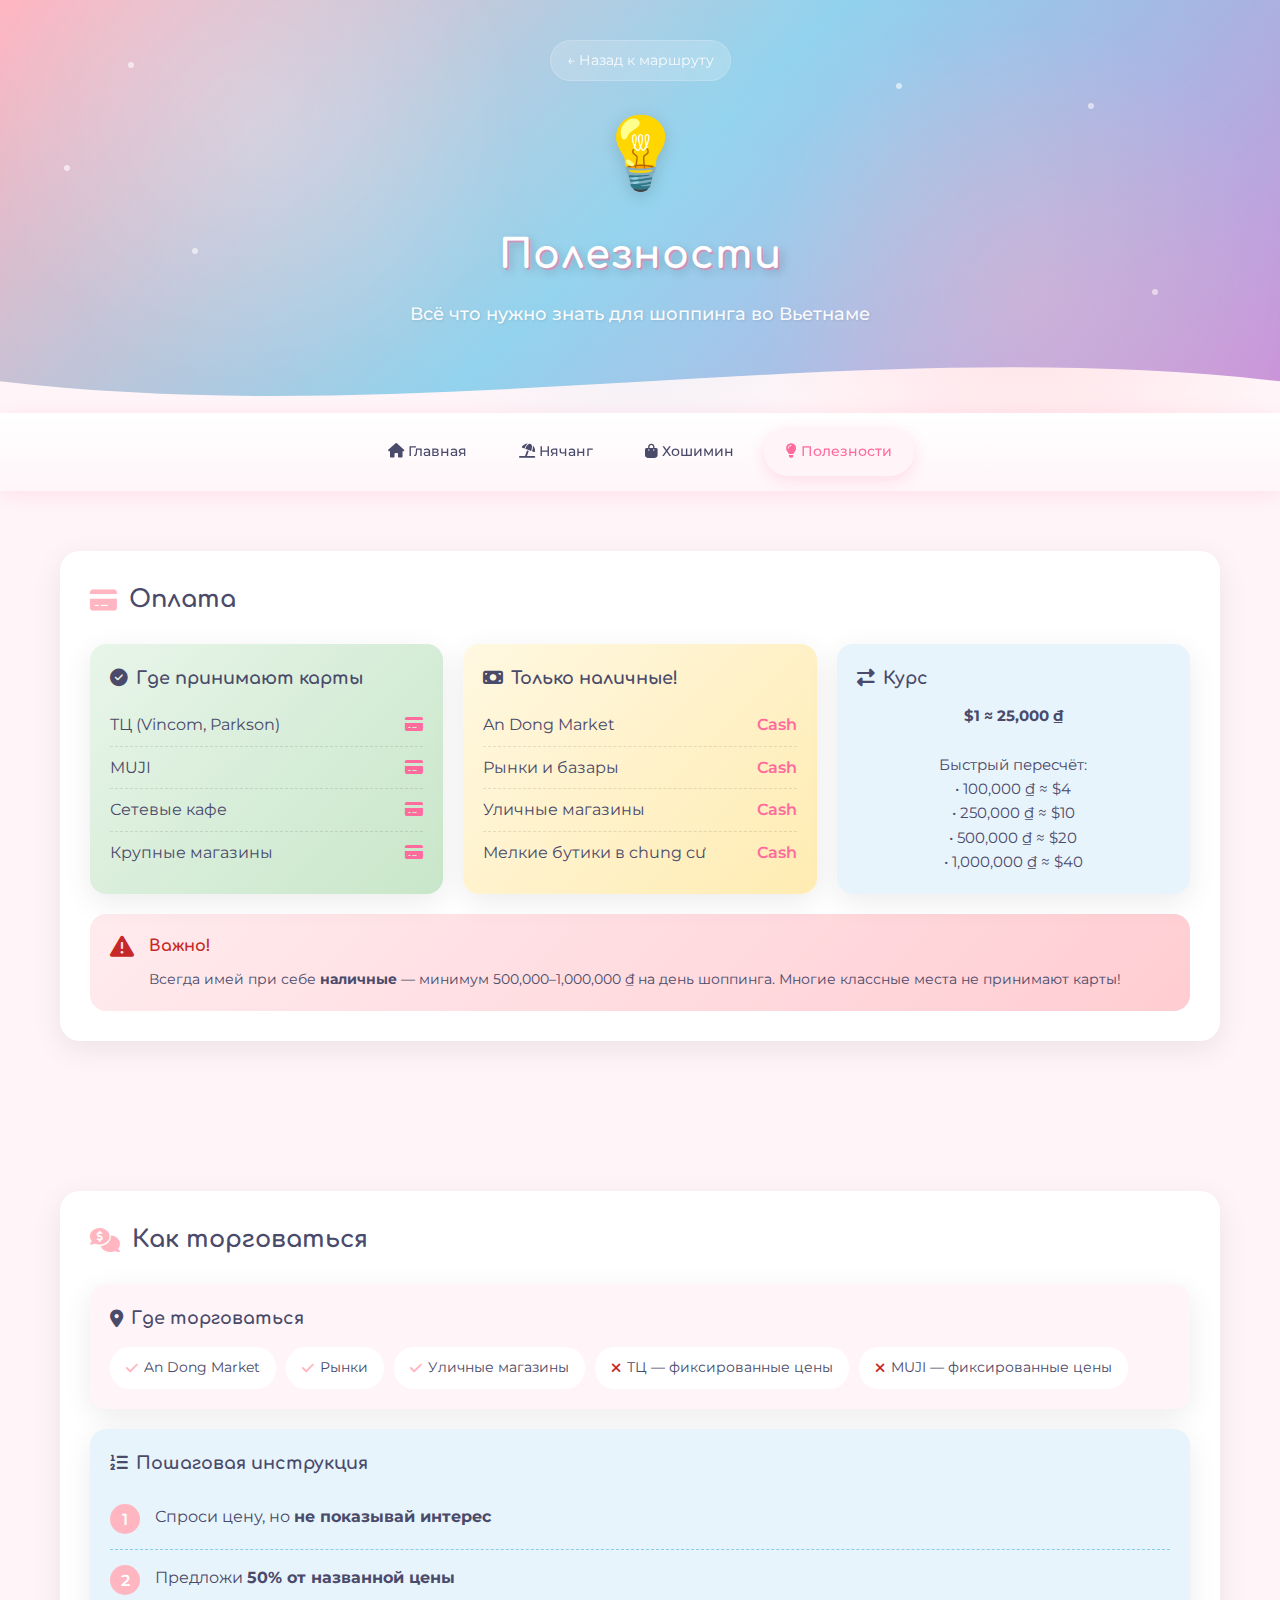
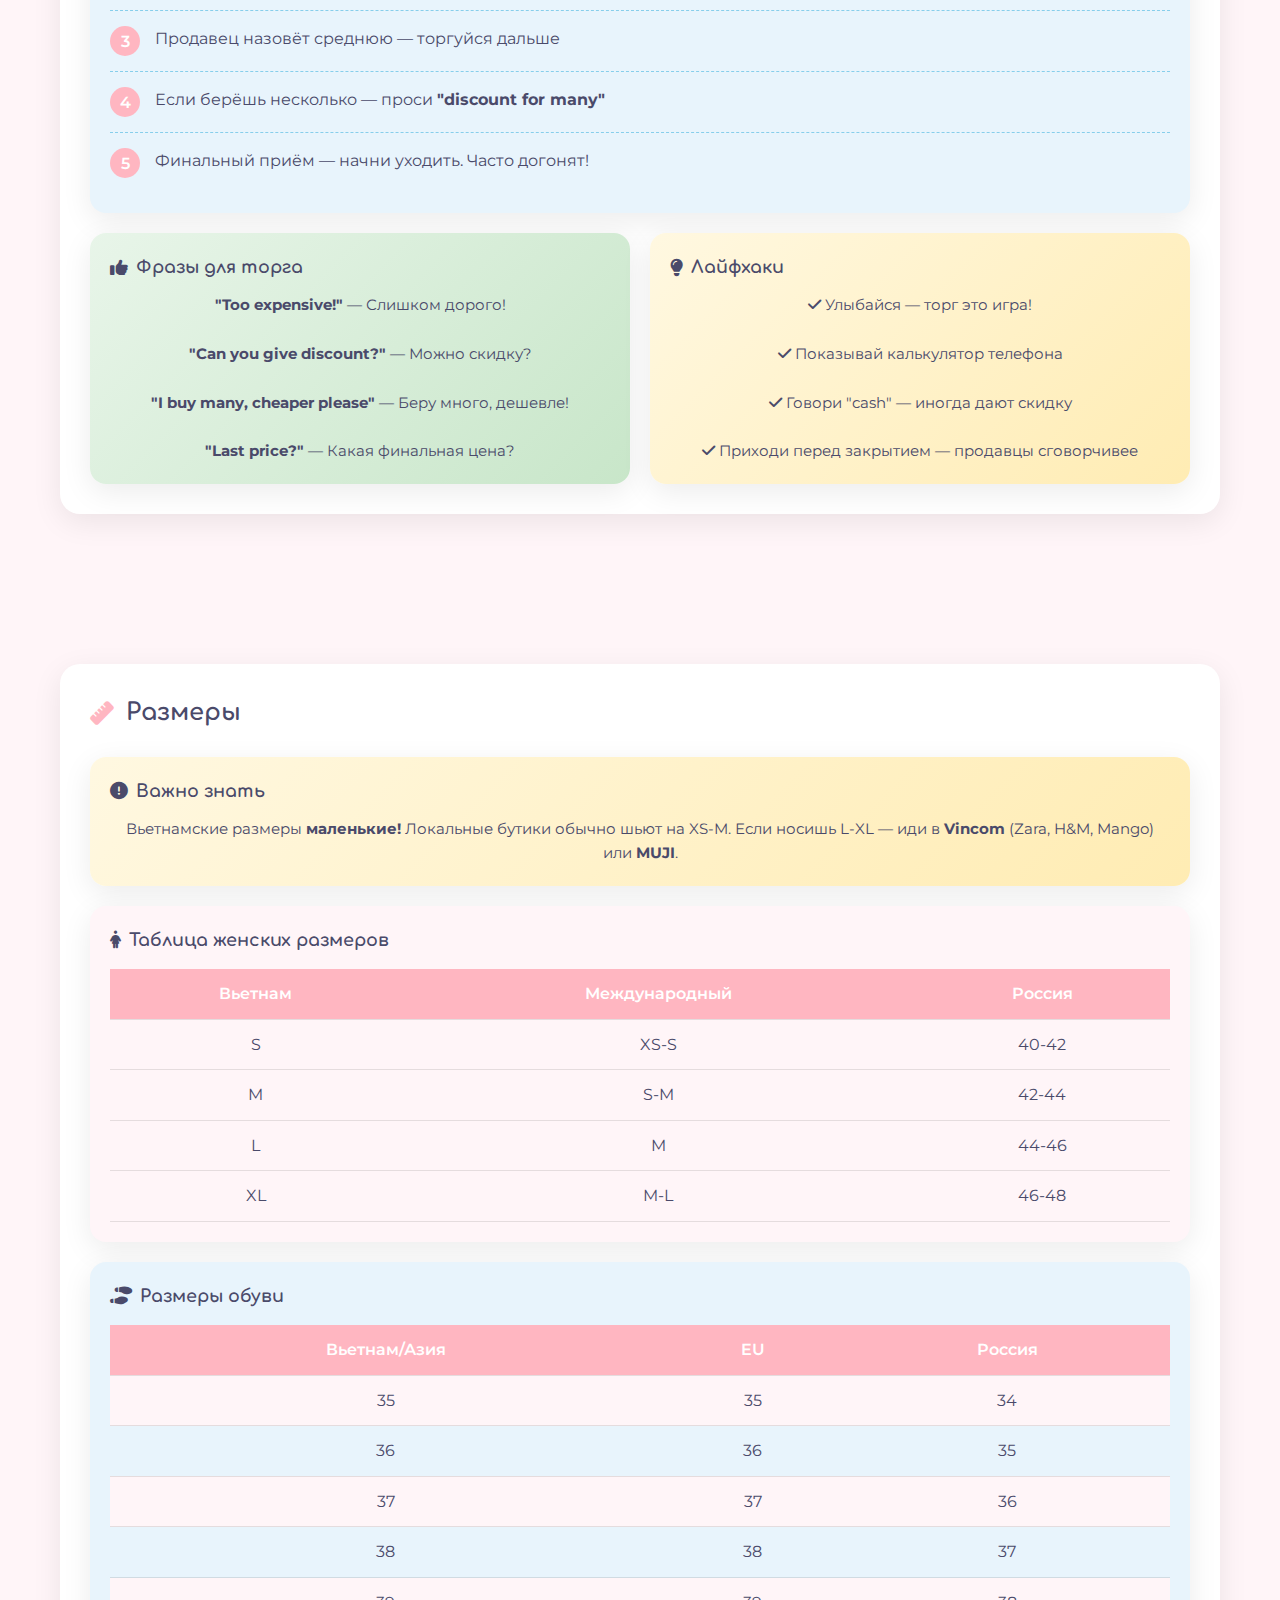
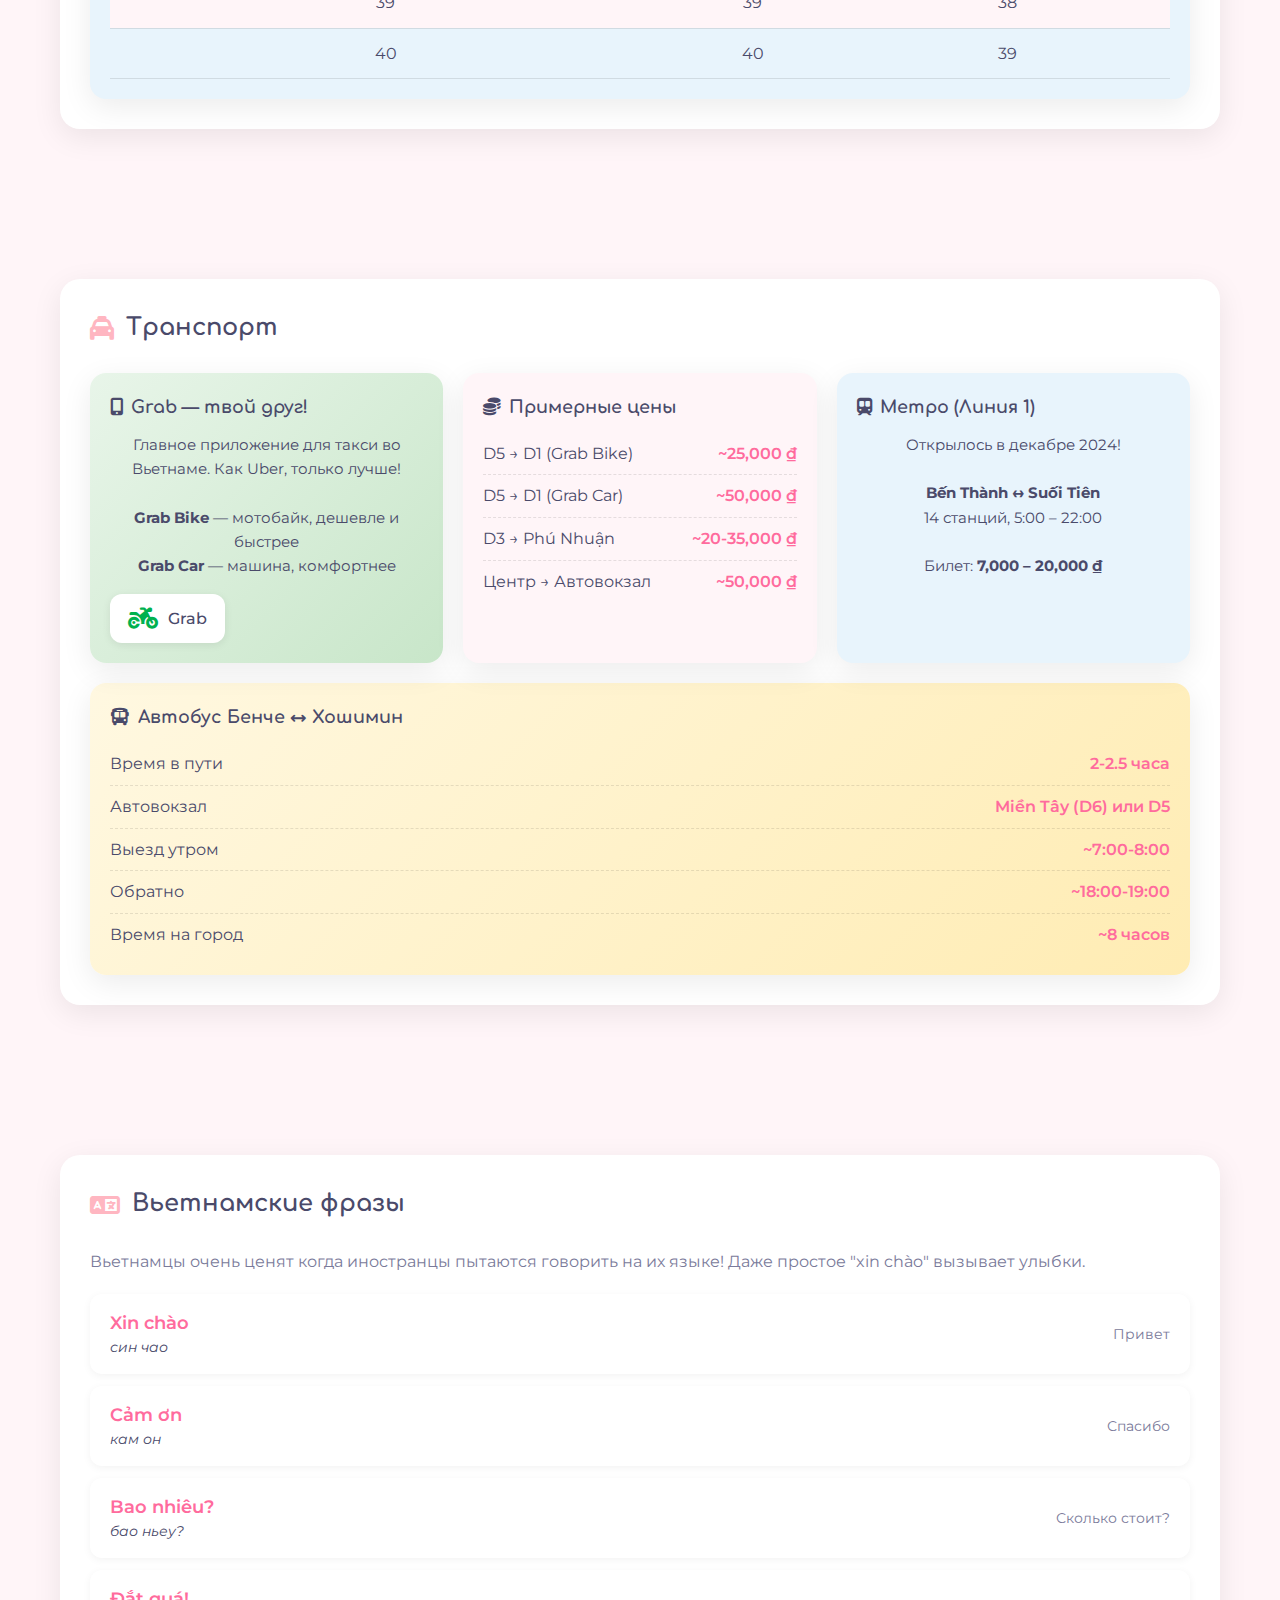
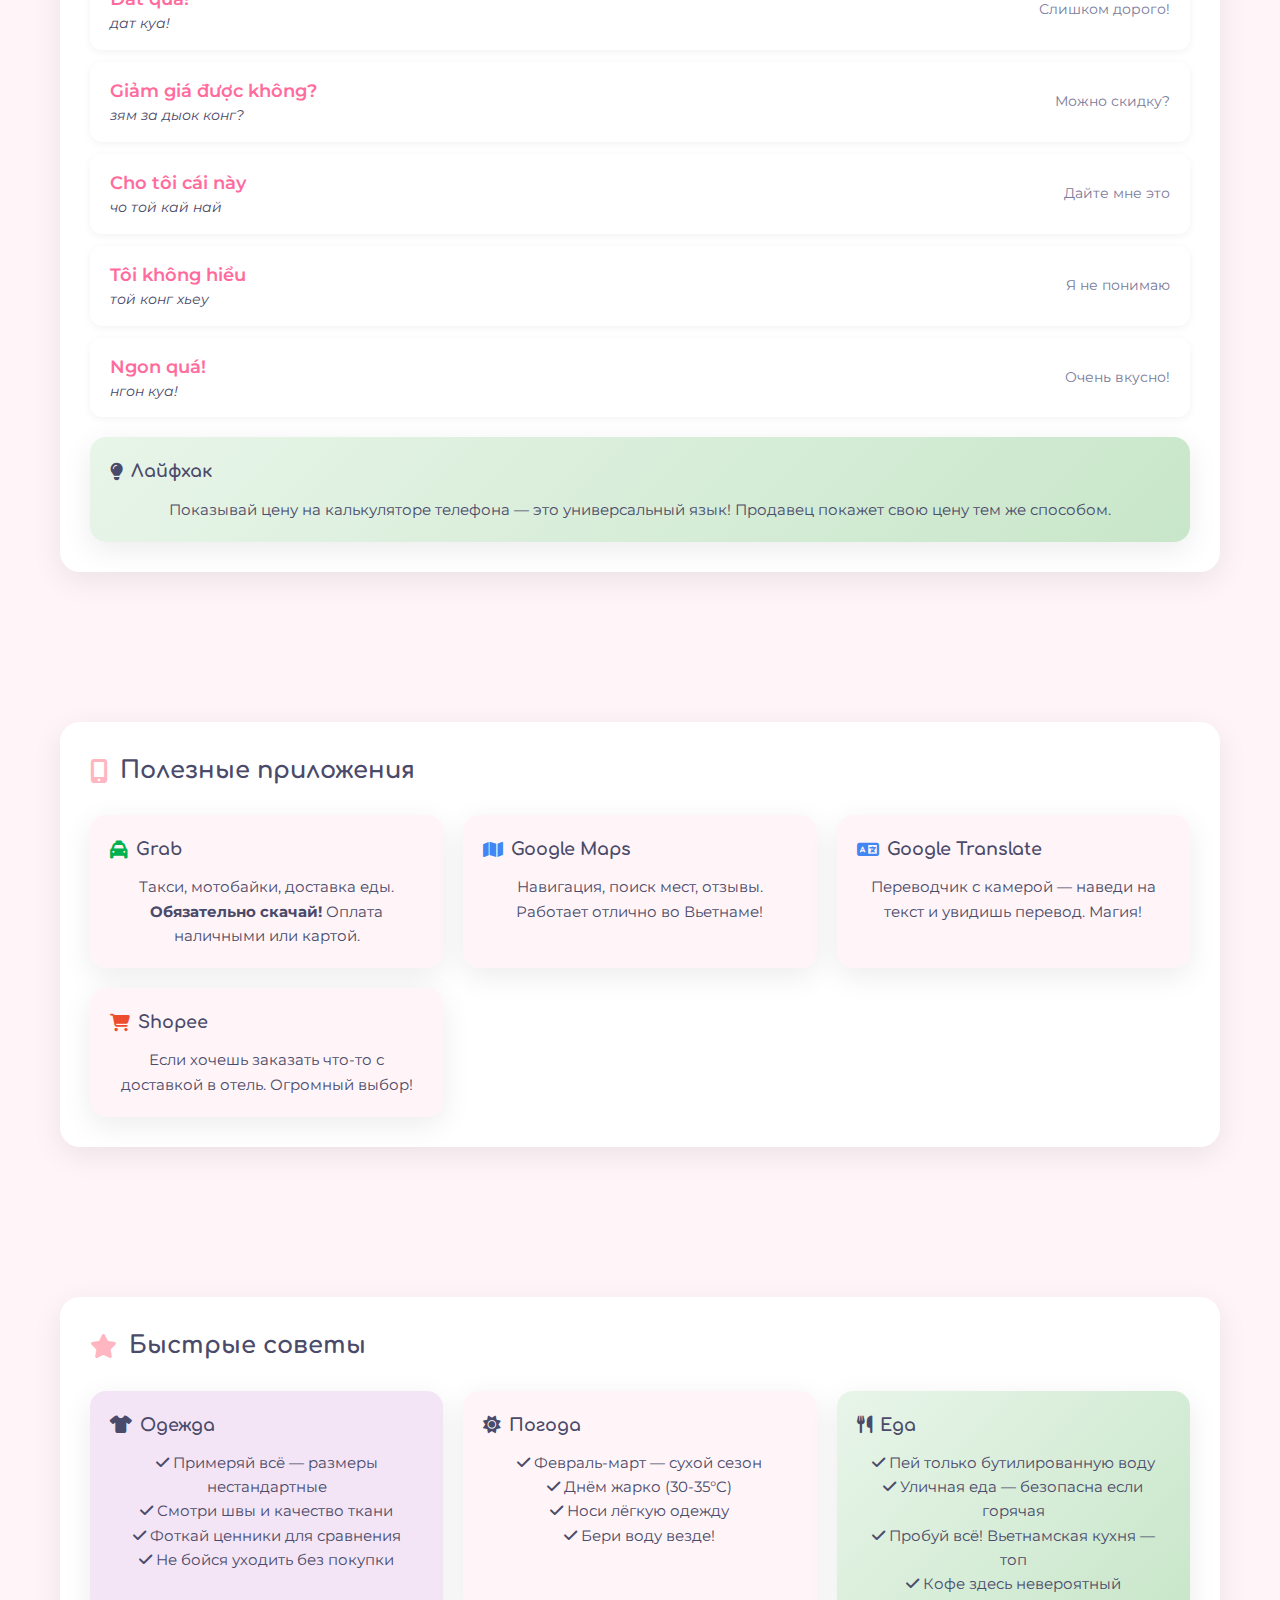
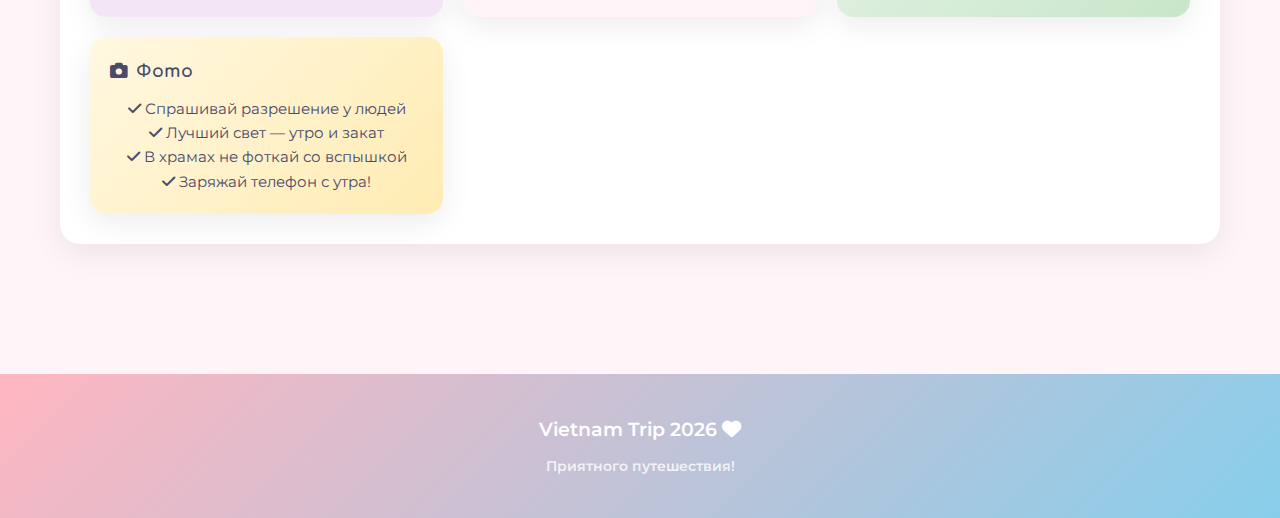
<file: tips.html>
<!DOCTYPE html>
<html lang="ru">
<head>
    <meta charset="UTF-8">
    <meta name="viewport" content="width=device-width, initial-scale=1.0">
    <title>Полезности | Vietnam Trip 2026</title>
    <link rel="preconnect" href="https://fonts.googleapis.com">
    <link rel="preconnect" href="https://fonts.gstatic.com" crossorigin>
    <link href="https://fonts.googleapis.com/css2?family=Comfortaa:wght@400;500;600;700&family=Montserrat:wght@400;500;600;700&display=swap" rel="stylesheet">
    <link rel="stylesheet" href="https://cdnjs.cloudflare.com/ajax/libs/font-awesome/6.5.1/css/all.min.css" />
    <link rel="stylesheet" href="styles.css">
    <style>
        .back-link {
            color: white;
            text-decoration: none;
            font-size: 0.9rem;
            opacity: 0.9;
            display: inline-block;
            margin-bottom: 15px;
        }

        .back-link:hover {
            opacity: 1;
        }

        .header-small {
            padding: 40px 20px 60px;
        }

        .header-small h1 {
            font-size: 2.5rem;
        }

        .nav-link.active {
            background: var(--pink-light);
            color: var(--pink-dark);
        }

        .tip-section {
            background: white;
            border-radius: var(--border-radius);
            padding: 30px;
            margin-bottom: 30px;
            box-shadow: var(--shadow-card);
        }

        .tip-section h2 {
            display: flex;
            align-items: center;
            gap: 12px;
            margin-bottom: 25px;
            color: var(--text-dark);
            font-size: 1.5rem;
        }

        .tip-section h2 i {
            color: var(--pink-main);
        }

        .tip-grid {
            display: grid;
            grid-template-columns: repeat(auto-fit, minmax(280px, 1fr));
            gap: 20px;
        }

        .tip-card {
            background: var(--pink-light);
            border-radius: 16px;
            padding: 20px;
        }

        .tip-card.blue {
            background: var(--blue-light);
        }

        .tip-card.green {
            background: linear-gradient(135deg, #e8f5e9, #c8e6c9);
        }

        .tip-card.yellow {
            background: linear-gradient(135deg, #fff8e1, #ffecb3);
        }

        .tip-card.purple {
            background: var(--purple-light);
        }

        .tip-card h3 {
            font-size: 1.1rem;
            margin-bottom: 12px;
            display: flex;
            align-items: center;
            gap: 8px;
        }

        .tip-card p {
            font-size: 0.95rem;
            line-height: 1.6;
            color: var(--text-dark);
        }

        .tip-card ul {
            list-style: none;
            padding: 0;
            margin: 0;
        }

        .tip-card li {
            padding: 8px 0;
            border-bottom: 1px dashed rgba(0,0,0,0.1);
            display: flex;
            justify-content: space-between;
            align-items: center;
        }

        .tip-card li:last-child {
            border-bottom: none;
        }

        .tip-card .price {
            font-weight: 600;
            color: var(--pink-dark);
        }

        .phrase-card {
            background: white;
            border-radius: 12px;
            padding: 15px 20px;
            margin-bottom: 12px;
            display: flex;
            justify-content: space-between;
            align-items: center;
            box-shadow: 0 2px 8px rgba(0,0,0,0.05);
        }

        .phrase-viet {
            font-weight: 600;
            color: var(--pink-dark);
            font-size: 1.1rem;
        }

        .phrase-meaning {
            color: var(--text-light);
            font-size: 0.9rem;
        }

        .phrase-pronunciation {
            color: var(--text-dark);
            font-size: 0.85rem;
            font-style: italic;
        }

        .size-table {
            width: 100%;
            border-collapse: collapse;
            margin-top: 15px;
        }

        .size-table th, .size-table td {
            padding: 12px;
            text-align: center;
            border-bottom: 1px solid rgba(0,0,0,0.1);
        }

        .size-table th {
            background: var(--pink-main);
            color: white;
            font-weight: 600;
        }

        .size-table tr:nth-child(even) {
            background: var(--pink-light);
        }

        .warning-box {
            background: linear-gradient(135deg, #ffebee, #ffcdd2);
            border-radius: 16px;
            padding: 20px;
            margin-top: 20px;
            display: flex;
            gap: 15px;
            align-items: flex-start;
        }

        .warning-box i {
            font-size: 1.5rem;
            color: #c62828;
        }

        .warning-box h4 {
            margin-bottom: 8px;
            color: #c62828;
        }

        .warning-box p {
            color: var(--text-dark);
            font-size: 0.9rem;
        }

        .app-badges {
            display: flex;
            gap: 15px;
            flex-wrap: wrap;
            margin-top: 15px;
        }

        .app-badge {
            display: flex;
            align-items: center;
            gap: 10px;
            background: white;
            padding: 12px 18px;
            border-radius: 12px;
            box-shadow: 0 2px 8px rgba(0,0,0,0.08);
        }

        .app-badge i {
            font-size: 1.5rem;
        }

        .app-badge.grab i { color: #00b14f; }
        .app-badge.shopee i { color: #ee4d2d; }

        .app-badge span {
            font-weight: 500;
        }

        .quick-tips {
            display: flex;
            flex-wrap: wrap;
            gap: 10px;
            margin-top: 15px;
        }

        .quick-tip {
            background: white;
            padding: 10px 16px;
            border-radius: 20px;
            font-size: 0.85rem;
            display: flex;
            align-items: center;
            gap: 6px;
        }

        .quick-tip i {
            color: var(--pink-main);
        }

        .bargain-steps {
            counter-reset: step;
        }

        .bargain-step {
            display: flex;
            gap: 15px;
            padding: 15px 0;
            border-bottom: 1px dashed var(--blue-main);
        }

        .bargain-step:last-child {
            border-bottom: none;
        }

        .bargain-step::before {
            counter-increment: step;
            content: counter(step);
            width: 30px;
            height: 30px;
            background: var(--pink-main);
            color: white;
            border-radius: 50%;
            display: flex;
            align-items: center;
            justify-content: center;
            font-weight: 600;
            flex-shrink: 0;
        }
    </style>
</head>
<body>
    <!-- Header -->
    <header class="header header-small">
        <div class="header-sparkles">
            <div class="sparkle"></div>
            <div class="sparkle"></div>
            <div class="sparkle"></div>
            <div class="sparkle"></div>
            <div class="sparkle"></div>
            <div class="sparkle"></div>
        </div>
        <div class="header-content">
            <a href="index.html" class="back-link">← Назад к маршруту</a>
            <div class="header-decoration">💡</div>
            <h1>Полезности</h1>
            <p class="subtitle">Всё что нужно знать для шоппинга во Вьетнаме</p>
        </div>
        <div class="header-wave">
            <svg viewBox="0 0 1440 120" preserveAspectRatio="none">
                <path d="M0,64 C480,150 960,-20 1440,64 L1440,120 L0,120 Z" fill="#fff5f8"/>
            </svg>
        </div>
    </header>

    <!-- Navigation -->
    <nav class="nav">
        <div class="nav-container">
            <a href="index.html" class="nav-link"><i class="fas fa-home"></i> Главная</a>
            <a href="nhatrang.html" class="nav-link"><i class="fas fa-umbrella-beach"></i> Нячанг</a>
            <a href="hochiminh.html" class="nav-link"><i class="fas fa-shopping-bag"></i> Хошимин</a>
            <a href="tips.html" class="nav-link active"><i class="fas fa-lightbulb"></i> Полезности</a>
        </div>
    </nav>

    <main class="main-content">

        <!-- Payment Section -->
        <section class="section">
            <div class="tip-section">
                <h2><i class="fas fa-credit-card"></i> Оплата</h2>

                <div class="tip-grid">
                    <div class="tip-card green">
                        <h3><i class="fas fa-check-circle"></i> Где принимают карты</h3>
                        <ul>
                            <li><span>ТЦ (Vincom, Parkson)</span> <span class="price"><i class="fas fa-credit-card"></i></span></li>
                            <li><span>MUJI</span> <span class="price"><i class="fas fa-credit-card"></i></span></li>
                            <li><span>Сетевые кафе</span> <span class="price"><i class="fas fa-credit-card"></i></span></li>
                            <li><span>Крупные магазины</span> <span class="price"><i class="fas fa-credit-card"></i></span></li>
                        </ul>
                    </div>

                    <div class="tip-card yellow">
                        <h3><i class="fas fa-money-bill"></i> Только наличные!</h3>
                        <ul>
                            <li><span>An Dong Market</span> <span class="price">Cash</span></li>
                            <li><span>Рынки и базары</span> <span class="price">Cash</span></li>
                            <li><span>Уличные магазины</span> <span class="price">Cash</span></li>
                            <li><span>Мелкие бутики в chung cư</span> <span class="price">Cash</span></li>
                        </ul>
                    </div>

                    <div class="tip-card blue">
                        <h3><i class="fas fa-exchange-alt"></i> Курс</h3>
                        <p>
                            <strong>$1 ≈ 25,000 ₫</strong><br><br>
                            Быстрый пересчёт:<br>
                            • 100,000 ₫ ≈ $4<br>
                            • 250,000 ₫ ≈ $10<br>
                            • 500,000 ₫ ≈ $20<br>
                            • 1,000,000 ₫ ≈ $40
                        </p>
                    </div>
                </div>

                <div class="warning-box">
                    <i class="fas fa-exclamation-triangle"></i>
                    <div>
                        <h4>Важно!</h4>
                        <p>Всегда имей при себе <strong>наличные</strong> — минимум 500,000–1,000,000 ₫ на день шоппинга. Многие классные места не принимают карты!</p>
                    </div>
                </div>
            </div>
        </section>

        <!-- Bargaining Section -->
        <section class="section">
            <div class="tip-section">
                <h2><i class="fas fa-comments-dollar"></i> Как торговаться</h2>

                <div class="tip-card" style="margin-bottom: 20px;">
                    <h3><i class="fas fa-map-marker-alt"></i> Где торговаться</h3>
                    <div class="quick-tips">
                        <span class="quick-tip"><i class="fas fa-check"></i> An Dong Market</span>
                        <span class="quick-tip"><i class="fas fa-check"></i> Рынки</span>
                        <span class="quick-tip"><i class="fas fa-check"></i> Уличные магазины</span>
                        <span class="quick-tip"><i class="fas fa-times" style="color: #c62828;"></i> ТЦ — фиксированные цены</span>
                        <span class="quick-tip"><i class="fas fa-times" style="color: #c62828;"></i> MUJI — фиксированные цены</span>
                    </div>
                </div>

                <div class="tip-card blue">
                    <h3><i class="fas fa-list-ol"></i> Пошаговая инструкция</h3>
                    <div class="bargain-steps">
                        <div class="bargain-step">
                            <div>Спроси цену, но <strong>не показывай интерес</strong></div>
                        </div>
                        <div class="bargain-step">
                            <div>Предложи <strong>50% от названной цены</strong></div>
                        </div>
                        <div class="bargain-step">
                            <div>Продавец назовёт среднюю — торгуйся дальше</div>
                        </div>
                        <div class="bargain-step">
                            <div>Если берёшь несколько — проси <strong>"discount for many"</strong></div>
                        </div>
                        <div class="bargain-step">
                            <div>Финальный приём — начни уходить. Часто догонят!</div>
                        </div>
                    </div>
                </div>

                <div class="tip-grid" style="margin-top: 20px;">
                    <div class="tip-card green">
                        <h3><i class="fas fa-thumbs-up"></i> Фразы для торга</h3>
                        <p>
                            <strong>"Too expensive!"</strong> — Слишком дорого!<br><br>
                            <strong>"Can you give discount?"</strong> — Можно скидку?<br><br>
                            <strong>"I buy many, cheaper please"</strong> — Беру много, дешевле!<br><br>
                            <strong>"Last price?"</strong> — Какая финальная цена?
                        </p>
                    </div>

                    <div class="tip-card yellow">
                        <h3><i class="fas fa-lightbulb"></i> Лайфхаки</h3>
                        <p>
                            <i class="fas fa-check"></i> Улыбайся — торг это игра!<br><br>
                            <i class="fas fa-check"></i> Показывай калькулятор телефона<br><br>
                            <i class="fas fa-check"></i> Говори "cash" — иногда дают скидку<br><br>
                            <i class="fas fa-check"></i> Приходи перед закрытием — продавцы сговорчивее
                        </p>
                    </div>
                </div>
            </div>
        </section>

        <!-- Sizes Section -->
        <section class="section">
            <div class="tip-section">
                <h2><i class="fas fa-ruler"></i> Размеры</h2>

                <div class="tip-card yellow" style="margin-bottom: 20px;">
                    <h3><i class="fas fa-exclamation-circle"></i> Важно знать</h3>
                    <p>
                        Вьетнамские размеры <strong>маленькие!</strong> Локальные бутики обычно шьют на XS-M. Если носишь L-XL — иди в <strong>Vincom</strong> (Zara, H&M, Mango) или <strong>MUJI</strong>.
                    </p>
                </div>

                <div class="tip-card">
                    <h3><i class="fas fa-female"></i> Таблица женских размеров</h3>
                    <table class="size-table">
                        <tr>
                            <th>Вьетнам</th>
                            <th>Международный</th>
                            <th>Россия</th>
                        </tr>
                        <tr>
                            <td>S</td>
                            <td>XS-S</td>
                            <td>40-42</td>
                        </tr>
                        <tr>
                            <td>M</td>
                            <td>S-M</td>
                            <td>42-44</td>
                        </tr>
                        <tr>
                            <td>L</td>
                            <td>M</td>
                            <td>44-46</td>
                        </tr>
                        <tr>
                            <td>XL</td>
                            <td>M-L</td>
                            <td>46-48</td>
                        </tr>
                    </table>
                </div>

                <div class="tip-card blue" style="margin-top: 20px;">
                    <h3><i class="fas fa-shoe-prints"></i> Размеры обуви</h3>
                    <table class="size-table">
                        <tr>
                            <th>Вьетнам/Азия</th>
                            <th>EU</th>
                            <th>Россия</th>
                        </tr>
                        <tr>
                            <td>35</td>
                            <td>35</td>
                            <td>34</td>
                        </tr>
                        <tr>
                            <td>36</td>
                            <td>36</td>
                            <td>35</td>
                        </tr>
                        <tr>
                            <td>37</td>
                            <td>37</td>
                            <td>36</td>
                        </tr>
                        <tr>
                            <td>38</td>
                            <td>38</td>
                            <td>37</td>
                        </tr>
                        <tr>
                            <td>39</td>
                            <td>39</td>
                            <td>38</td>
                        </tr>
                        <tr>
                            <td>40</td>
                            <td>40</td>
                            <td>39</td>
                        </tr>
                    </table>
                </div>
            </div>
        </section>

        <!-- Transport Section -->
        <section class="section">
            <div class="tip-section">
                <h2><i class="fas fa-taxi"></i> Транспорт</h2>

                <div class="tip-grid">
                    <div class="tip-card green">
                        <h3><i class="fas fa-mobile-alt"></i> Grab — твой друг!</h3>
                        <p>
                            Главное приложение для такси во Вьетнаме. Как Uber, только лучше!<br><br>
                            <strong>Grab Bike</strong> — мотобайк, дешевле и быстрее<br>
                            <strong>Grab Car</strong> — машина, комфортнее
                        </p>
                        <div class="app-badges">
                            <div class="app-badge grab">
                                <i class="fas fa-motorcycle"></i>
                                <span>Grab</span>
                            </div>
                        </div>
                    </div>

                    <div class="tip-card">
                        <h3><i class="fas fa-coins"></i> Примерные цены</h3>
                        <ul>
                            <li><span>D5 → D1 (Grab Bike)</span> <span class="price">~25,000 ₫</span></li>
                            <li><span>D5 → D1 (Grab Car)</span> <span class="price">~50,000 ₫</span></li>
                            <li><span>D3 → Phú Nhuận</span> <span class="price">~20-35,000 ₫</span></li>
                            <li><span>Центр → Автовокзал</span> <span class="price">~50,000 ₫</span></li>
                        </ul>
                    </div>

                    <div class="tip-card blue">
                        <h3><i class="fas fa-subway"></i> Метро (Линия 1)</h3>
                        <p>
                            Открылось в декабре 2024!<br><br>
                            <strong>Bến Thành ↔ Suối Tiên</strong><br>
                            14 станций, 5:00 – 22:00<br><br>
                            Билет: <strong>7,000 – 20,000 ₫</strong>
                        </p>
                    </div>
                </div>

                <div class="tip-card yellow" style="margin-top: 20px;">
                    <h3><i class="fas fa-bus"></i> Автобус Бенче ↔ Хошимин</h3>
                    <ul>
                        <li><span>Время в пути</span> <span class="price">2-2.5 часа</span></li>
                        <li><span>Автовокзал</span> <span class="price">Miền Tây (D6) или D5</span></li>
                        <li><span>Выезд утром</span> <span class="price">~7:00-8:00</span></li>
                        <li><span>Обратно</span> <span class="price">~18:00-19:00</span></li>
                        <li><span>Время на город</span> <span class="price">~8 часов</span></li>
                    </ul>
                </div>
            </div>
        </section>

        <!-- Vietnamese Phrases Section -->
        <section class="section">
            <div class="tip-section">
                <h2><i class="fas fa-language"></i> Вьетнамские фразы</h2>

                <p style="margin-bottom: 20px; color: var(--text-light);">Вьетнамцы очень ценят когда иностранцы пытаются говорить на их языке! Даже простое "xin chào" вызывает улыбки.</p>

                <div class="phrase-card">
                    <div>
                        <div class="phrase-viet">Xin chào</div>
                        <div class="phrase-pronunciation">син чао</div>
                    </div>
                    <div class="phrase-meaning">Привет</div>
                </div>

                <div class="phrase-card">
                    <div>
                        <div class="phrase-viet">Cảm ơn</div>
                        <div class="phrase-pronunciation">кам он</div>
                    </div>
                    <div class="phrase-meaning">Спасибо</div>
                </div>

                <div class="phrase-card">
                    <div>
                        <div class="phrase-viet">Bao nhiêu?</div>
                        <div class="phrase-pronunciation">бао ньеу?</div>
                    </div>
                    <div class="phrase-meaning">Сколько стоит?</div>
                </div>

                <div class="phrase-card">
                    <div>
                        <div class="phrase-viet">Đắt quá!</div>
                        <div class="phrase-pronunciation">дат куа!</div>
                    </div>
                    <div class="phrase-meaning">Слишком дорого!</div>
                </div>

                <div class="phrase-card">
                    <div>
                        <div class="phrase-viet">Giảm giá được không?</div>
                        <div class="phrase-pronunciation">зям за дыок конг?</div>
                    </div>
                    <div class="phrase-meaning">Можно скидку?</div>
                </div>

                <div class="phrase-card">
                    <div>
                        <div class="phrase-viet">Cho tôi cái này</div>
                        <div class="phrase-pronunciation">чо той кай най</div>
                    </div>
                    <div class="phrase-meaning">Дайте мне это</div>
                </div>

                <div class="phrase-card">
                    <div>
                        <div class="phrase-viet">Tôi không hiểu</div>
                        <div class="phrase-pronunciation">той конг хьеу</div>
                    </div>
                    <div class="phrase-meaning">Я не понимаю</div>
                </div>

                <div class="phrase-card">
                    <div>
                        <div class="phrase-viet">Ngon quá!</div>
                        <div class="phrase-pronunciation">нгон куа!</div>
                    </div>
                    <div class="phrase-meaning">Очень вкусно!</div>
                </div>

                <div class="tip-card green" style="margin-top: 20px;">
                    <h3><i class="fas fa-lightbulb"></i> Лайфхак</h3>
                    <p>
                        Показывай цену на калькуляторе телефона — это универсальный язык! Продавец покажет свою цену тем же способом.
                    </p>
                </div>
            </div>
        </section>

        <!-- Apps Section -->
        <section class="section">
            <div class="tip-section">
                <h2><i class="fas fa-mobile-alt"></i> Полезные приложения</h2>

                <div class="tip-grid">
                    <div class="tip-card">
                        <h3><i class="fas fa-taxi" style="color: #00b14f;"></i> Grab</h3>
                        <p>
                            Такси, мотобайки, доставка еды. <strong>Обязательно скачай!</strong> Оплата наличными или картой.
                        </p>
                    </div>

                    <div class="tip-card">
                        <h3><i class="fas fa-map" style="color: #4285f4;"></i> Google Maps</h3>
                        <p>
                            Навигация, поиск мест, отзывы. Работает отлично во Вьетнаме!
                        </p>
                    </div>

                    <div class="tip-card">
                        <h3><i class="fas fa-language" style="color: #4285f4;"></i> Google Translate</h3>
                        <p>
                            Переводчик с камерой — наведи на текст и увидишь перевод. Магия!
                        </p>
                    </div>

                    <div class="tip-card">
                        <h3><i class="fas fa-shopping-cart" style="color: #ee4d2d;"></i> Shopee</h3>
                        <p>
                            Если хочешь заказать что-то с доставкой в отель. Огромный выбор!
                        </p>
                    </div>
                </div>
            </div>
        </section>

        <!-- Quick Tips Section -->
        <section class="section">
            <div class="tip-section">
                <h2><i class="fas fa-star"></i> Быстрые советы</h2>

                <div class="tip-grid">
                    <div class="tip-card purple">
                        <h3><i class="fas fa-tshirt"></i> Одежда</h3>
                        <p>
                            <i class="fas fa-check"></i> Примеряй всё — размеры нестандартные<br>
                            <i class="fas fa-check"></i> Смотри швы и качество ткани<br>
                            <i class="fas fa-check"></i> Фоткай ценники для сравнения<br>
                            <i class="fas fa-check"></i> Не бойся уходить без покупки
                        </p>
                    </div>

                    <div class="tip-card">
                        <h3><i class="fas fa-sun"></i> Погода</h3>
                        <p>
                            <i class="fas fa-check"></i> Февраль-март — сухой сезон<br>
                            <i class="fas fa-check"></i> Днём жарко (30-35°C)<br>
                            <i class="fas fa-check"></i> Носи лёгкую одежду<br>
                            <i class="fas fa-check"></i> Бери воду везде!
                        </p>
                    </div>

                    <div class="tip-card green">
                        <h3><i class="fas fa-utensils"></i> Еда</h3>
                        <p>
                            <i class="fas fa-check"></i> Пей только бутилированную воду<br>
                            <i class="fas fa-check"></i> Уличная еда — безопасна если горячая<br>
                            <i class="fas fa-check"></i> Пробуй всё! Вьетнамская кухня — топ<br>
                            <i class="fas fa-check"></i> Кофе здесь невероятный
                        </p>
                    </div>

                    <div class="tip-card yellow">
                        <h3><i class="fas fa-camera"></i> Фото</h3>
                        <p>
                            <i class="fas fa-check"></i> Спрашивай разрешение у людей<br>
                            <i class="fas fa-check"></i> Лучший свет — утро и закат<br>
                            <i class="fas fa-check"></i> В храмах не фоткай со вспышкой<br>
                            <i class="fas fa-check"></i> Заряжай телефон с утра!
                        </p>
                    </div>
                </div>
            </div>
        </section>

    </main>

    <!-- Footer -->
    <footer class="footer">
        <div class="footer-content">
            <p>Vietnam Trip 2026 <i class="fas fa-heart"></i></p>
            <p class="footer-small">Приятного путешествия!</p>
        </div>
    </footer>

</body>
</html>
</file>
<file: styles.css>
/* ===== CSS Variables ===== */
:root {
    --pink-light: #fff5f8;
    --pink-main: #ffb6c1;
    --pink-dark: #ff6b9d;
    --pink-accent: #ff4081;
    --blue-light: #e8f4fc;
    --blue-main: #87ceeb;
    --blue-dark: #5ba3c6;
    --blue-accent: #4a90d9;
    --purple-light: #f3e5f5;
    --purple-main: #ce93d8;
    --mint: #a8e6cf;
    --peach: #ffd3b6;
    --cream: #fffaf0;
    --text-dark: #4a4a6a;
    --text-light: #7a7a9a;
    --white: #ffffff;
    --shadow-soft: 0 4px 20px rgba(255, 107, 157, 0.15);
    --shadow-card: 0 8px 30px rgba(0, 0, 0, 0.08);
    --border-radius: 20px;
    --border-radius-sm: 12px;
}

/* ===== Reset & Base ===== */
* {
    margin: 0;
    padding: 0;
    box-sizing: border-box;
}

html {
    scroll-behavior: smooth;
}

body {
    font-family: 'Montserrat', -apple-system, BlinkMacSystemFont, sans-serif;
    background: var(--pink-light);
    color: var(--text-dark);
    line-height: 1.6;
    overflow-x: hidden;
}

h1, h2, h3, h4 {
    font-family: 'Comfortaa', cursive;
    font-weight: 700;
}

/* ===== Floating Clouds ===== */
.clouds {
    position: fixed;
    top: 0;
    left: 0;
    width: 100%;
    height: 100%;
    pointer-events: none;
    z-index: -1;
    overflow: hidden;
}

.cloud {
    position: absolute;
    background: linear-gradient(180deg, var(--white) 0%, var(--blue-light) 100%);
    border-radius: 100px;
    opacity: 0.4;
}

.cloud::before,
.cloud::after {
    content: '';
    position: absolute;
    background: inherit;
    border-radius: 50%;
}

.cloud-1 {
    width: 200px;
    height: 60px;
    top: 10%;
    left: -50px;
    animation: float-cloud 30s linear infinite;
}

.cloud-1::before {
    width: 80px;
    height: 80px;
    top: -40px;
    left: 30px;
}

.cloud-1::after {
    width: 60px;
    height: 60px;
    top: -30px;
    left: 90px;
}

.cloud-2 {
    width: 150px;
    height: 45px;
    top: 30%;
    right: -100px;
    animation: float-cloud-reverse 25s linear infinite;
}

.cloud-2::before {
    width: 60px;
    height: 60px;
    top: -30px;
    left: 20px;
}

.cloud-2::after {
    width: 45px;
    height: 45px;
    top: -20px;
    left: 70px;
}

.cloud-3 {
    width: 180px;
    height: 50px;
    top: 60%;
    left: -80px;
    animation: float-cloud 35s linear infinite;
    animation-delay: -10s;
}

.cloud-3::before {
    width: 70px;
    height: 70px;
    top: -35px;
    left: 25px;
}

.cloud-3::after {
    width: 50px;
    height: 50px;
    top: -25px;
    left: 80px;
}

@keyframes float-cloud {
    0% { transform: translateX(0); }
    100% { transform: translateX(calc(100vw + 300px)); }
}

@keyframes float-cloud-reverse {
    0% { transform: translateX(0); }
    100% { transform: translateX(calc(-100vw - 300px)); }
}

/* ===== Header ===== */
.header {
    background: linear-gradient(135deg, var(--pink-main) 0%, var(--blue-main) 50%, var(--purple-main) 100%);
    padding: 60px 20px 80px;
    text-align: center;
    position: relative;
    overflow: hidden;
}

.header::before {
    content: '';
    position: absolute;
    top: -50%;
    left: -50%;
    width: 200%;
    height: 200%;
    background: radial-gradient(circle, rgba(255,255,255,0.15) 0%, transparent 50%);
    animation: shimmer 15s ease-in-out infinite;
}

.header::after {
    content: '';
    position: absolute;
    top: 0;
    left: 0;
    right: 0;
    bottom: 0;
    background:
        radial-gradient(circle at 20% 30%, rgba(255,255,255,0.2) 0%, transparent 25%),
        radial-gradient(circle at 80% 70%, rgba(255,182,193,0.3) 0%, transparent 25%),
        radial-gradient(circle at 50% 50%, rgba(135,206,235,0.2) 0%, transparent 40%);
    pointer-events: none;
}

@keyframes shimmer {
    0%, 100% { transform: translate(0, 0) rotate(0deg); }
    50% { transform: translate(5%, 5%) rotate(1deg); }
}

/* Floating decorative elements */
.header-sparkles {
    position: absolute;
    top: 0;
    left: 0;
    width: 100%;
    height: 100%;
    pointer-events: none;
    z-index: 0;
}

.sparkle {
    position: absolute;
    width: 6px;
    height: 6px;
    background: rgba(255,255,255,0.6);
    border-radius: 50%;
    animation: sparkle 3s ease-in-out infinite;
}

.sparkle:nth-child(1) { top: 15%; left: 10%; animation-delay: 0s; }
.sparkle:nth-child(2) { top: 25%; left: 85%; animation-delay: 0.5s; }
.sparkle:nth-child(3) { top: 60%; left: 15%; animation-delay: 1s; }
.sparkle:nth-child(4) { top: 70%; left: 90%; animation-delay: 1.5s; }
.sparkle:nth-child(5) { top: 40%; left: 5%; animation-delay: 2s; }
.sparkle:nth-child(6) { top: 20%; left: 70%; animation-delay: 2.5s; }

@keyframes sparkle {
    0%, 100% { opacity: 0.3; transform: scale(1); }
    50% { opacity: 1; transform: scale(1.5); }
}

.header-content {
    position: relative;
    z-index: 1;
}

.header-decoration {
    font-size: 70px;
    margin-bottom: 15px;
    animation: float 3s ease-in-out infinite;
    filter: drop-shadow(0 4px 8px rgba(0,0,0,0.15));
}

@keyframes float {
    0%, 100% { transform: translateY(0) rotate(-2deg); }
    50% { transform: translateY(-12px) rotate(2deg); }
}

.header h1 {
    font-size: 3.2rem;
    color: var(--white);
    text-shadow:
        2px 2px 0 rgba(255,107,157,0.5),
        4px 4px 10px rgba(0,0,0,0.2);
    margin-bottom: 12px;
    letter-spacing: 1px;
}

.subtitle {
    font-size: 1.15rem;
    color: rgba(255,255,255,0.95);
    margin-bottom: 25px;
    font-weight: 500;
    text-shadow: 1px 1px 3px rgba(0,0,0,0.1);
}

.route-preview {
    display: flex;
    justify-content: center;
    align-items: center;
    gap: 12px;
    flex-wrap: wrap;
}

.route-city {
    background: rgba(255,255,255,0.3);
    backdrop-filter: blur(10px);
    padding: 12px 24px;
    border-radius: 50px;
    color: var(--white);
    font-weight: 600;
    font-size: 0.95rem;
    border: 1px solid rgba(255,255,255,0.3);
    box-shadow: 0 4px 15px rgba(0,0,0,0.1);
    transition: all 0.3s ease;
}

.route-city:hover {
    background: rgba(255,255,255,0.4);
    transform: translateY(-2px);
    box-shadow: 0 6px 20px rgba(0,0,0,0.15);
}

.route-arrow {
    color: var(--white);
    font-size: 1.3rem;
    opacity: 0.8;
    animation: bounce-right 2s ease-in-out infinite;
}

@keyframes bounce-right {
    0%, 100% { transform: translateX(0); }
    50% { transform: translateX(5px); }
}

.header-wave {
    position: absolute;
    bottom: -1px;
    left: 0;
    width: 100%;
}

.header-wave svg {
    display: block;
    width: 100%;
    height: 70px;
}

/* ===== Navigation ===== */
.nav {
    background: linear-gradient(180deg, var(--white) 0%, rgba(255,245,248,0.95) 100%);
    position: sticky;
    top: 0;
    z-index: 100;
    box-shadow: 0 4px 20px rgba(255, 107, 157, 0.15);
    backdrop-filter: blur(10px);
}

.nav-container {
    display: flex;
    justify-content: center;
    gap: 8px;
    padding: 15px 20px;
    max-width: 1200px;
    margin: 0 auto;
    overflow-x: auto;
    -webkit-overflow-scrolling: touch;
}

.nav-link {
    padding: 12px 22px;
    border-radius: 50px;
    text-decoration: none;
    color: var(--text-dark);
    font-weight: 500;
    font-size: 0.9rem;
    white-space: nowrap;
    transition: all 0.3s ease;
    position: relative;
    overflow: hidden;
}

.nav-link::before {
    content: '';
    position: absolute;
    top: 0;
    left: 0;
    right: 0;
    bottom: 0;
    background: linear-gradient(135deg, var(--pink-light), var(--purple-light));
    opacity: 0;
    transition: opacity 0.3s ease;
    z-index: -1;
    border-radius: 50px;
}

.nav-link:hover::before {
    opacity: 1;
}

.nav-link:hover {
    color: var(--pink-dark);
    transform: translateY(-2px);
}

/* ===== Main Content ===== */
.main-content {
    max-width: 1200px;
    margin: 0 auto;
    padding: 0 20px;
}

/* ===== Sections ===== */
.section {
    padding: 60px 0;
}

.section-alt {
    background: var(--white);
    margin: 0 -20px;
    padding: 60px 40px;
    border-radius: 0;
}

@media (min-width: 768px) {
    .section-alt {
        margin: 40px -40px;
        padding: 60px 60px;
        border-radius: var(--border-radius);
    }
}

.section-header {
    text-align: center;
    margin-bottom: 40px;
}

.section-icon {
    font-size: 3rem;
    display: block;
    margin-bottom: 15px;
}

.section-header h2 {
    font-size: 2rem;
    color: var(--text-dark);
    margin-bottom: 10px;
}

.section-subtitle {
    color: var(--text-light);
    font-size: 1rem;
}

/* ===== Timeline ===== */
.timeline {
    max-width: 600px;
    margin: 0 auto;
}

.timeline-item {
    display: flex;
    gap: 20px;
    margin-bottom: 30px;
    padding: 20px;
    background: var(--white);
    border-radius: var(--border-radius);
    box-shadow: var(--shadow-card);
    transition: transform 0.3s ease;
}

.timeline-item:hover {
    transform: translateY(-5px);
}

.timeline-date {
    background: linear-gradient(135deg, var(--pink-main), var(--pink-dark));
    color: var(--white);
    padding: 15px;
    border-radius: var(--border-radius-sm);
    text-align: center;
    min-width: 70px;
    display: flex;
    flex-direction: column;
    justify-content: center;
}

.date-day {
    font-size: 1.5rem;
    font-weight: 700;
    font-family: 'Comfortaa', cursive;
}

.date-month {
    font-size: 0.75rem;
    text-transform: uppercase;
    letter-spacing: 1px;
}

.timeline-content h3 {
    font-size: 1.2rem;
    margin-bottom: 5px;
    color: var(--text-dark);
}

.timeline-content p {
    color: var(--text-light);
    font-size: 0.95rem;
    margin-bottom: 10px;
}

.timeline-tags {
    display: flex;
    gap: 8px;
    flex-wrap: wrap;
}

.tag {
    padding: 4px 12px;
    border-radius: 20px;
    font-size: 0.75rem;
    font-weight: 500;
}

.tag-beach { background: var(--blue-light); color: var(--blue-dark); }
.tag-food { background: var(--peach); color: #d4845c; }
.tag-cafe { background: var(--purple-light); color: #9c27b0; }
.tag-transport { background: #e8f5e9; color: #4caf50; }
.tag-shopping { background: var(--pink-light); color: var(--pink-dark); }
.tag-solo { background: #fff3e0; color: #ff9800; }

/* ===== Cards Grid ===== */
.cards-grid {
    display: grid;
    grid-template-columns: repeat(auto-fill, minmax(280px, 1fr));
    gap: 20px;
}

.card {
    background: var(--white);
    border-radius: var(--border-radius);
    padding: 25px;
    box-shadow: var(--shadow-card);
    transition: all 0.3s ease;
    position: relative;
    overflow: hidden;
}

.section-alt .card {
    background: var(--pink-light);
}

.card:hover {
    transform: translateY(-5px);
    box-shadow: 0 15px 40px rgba(0,0,0,0.12);
}

.card-badge {
    position: absolute;
    top: 15px;
    right: 15px;
    background: linear-gradient(135deg, var(--pink-main), var(--purple-main));
    color: var(--white);
    padding: 5px 12px;
    border-radius: 20px;
    font-size: 0.7rem;
    font-weight: 600;
}

.card h4 {
    font-size: 1.1rem;
    margin-bottom: 10px;
    color: var(--text-dark);
    padding-right: 80px;
}

.card-desc {
    color: var(--text-light);
    font-size: 0.9rem;
    margin-bottom: 15px;
}

.card-details {
    display: flex;
    gap: 15px;
    flex-wrap: wrap;
    font-size: 0.8rem;
    color: var(--text-light);
}

/* ===== Day Selector ===== */
.day-selector {
    display: flex;
    justify-content: center;
    gap: 15px;
    margin-bottom: 40px;
}

.day-btn {
    background: var(--white);
    border: 2px solid var(--pink-main);
    padding: 15px 30px;
    border-radius: var(--border-radius);
    cursor: pointer;
    transition: all 0.3s ease;
    text-align: center;
}

.day-btn:hover {
    background: var(--pink-light);
}

.day-btn.active {
    background: linear-gradient(135deg, var(--pink-main), var(--pink-dark));
    border-color: transparent;
    color: var(--white);
}

.day-number {
    display: block;
    font-family: 'Comfortaa', cursive;
    font-weight: 700;
    font-size: 1.1rem;
}

.day-desc {
    font-size: 0.8rem;
    opacity: 0.8;
}

.day-content {
    animation: fadeIn 0.3s ease;
}

.day-content.hidden {
    display: none;
}

@keyframes fadeIn {
    from { opacity: 0; transform: translateY(10px); }
    to { opacity: 1; transform: translateY(0); }
}

/* ===== Route Card ===== */
.route-card {
    background: linear-gradient(135deg, var(--blue-light) 0%, var(--pink-light) 100%);
    border-radius: var(--border-radius);
    padding: 30px;
    margin-bottom: 40px;
}

.route-card h3 {
    text-align: center;
    margin-bottom: 25px;
    color: var(--text-dark);
}

.route-visual {
    max-width: 400px;
    margin: 0 auto;
}

.route-stop {
    display: flex;
    align-items: center;
    gap: 15px;
    padding: 12px 15px;
    background: var(--white);
    border-radius: var(--border-radius-sm);
    margin-bottom: 5px;
}

.stop-num {
    width: 30px;
    height: 30px;
    background: linear-gradient(135deg, var(--pink-main), var(--pink-dark));
    color: var(--white);
    border-radius: 50%;
    display: flex;
    align-items: center;
    justify-content: center;
    font-weight: 700;
    font-size: 0.9rem;
}

.stop-name {
    flex: 1;
    font-weight: 500;
}

.stop-time {
    color: var(--text-light);
    font-size: 0.85rem;
}

.route-connector {
    text-align: center;
    color: var(--text-light);
    font-size: 0.8rem;
    padding: 5px 0;
}

.route-total {
    display: flex;
    justify-content: center;
    gap: 30px;
    margin-top: 20px;
    padding-top: 20px;
    border-top: 2px dashed var(--pink-main);
    font-weight: 600;
    color: var(--text-dark);
}

/* ===== Shop Location ===== */
.shop-location {
    background: var(--white);
    border-radius: var(--border-radius);
    padding: 25px;
    margin-bottom: 20px;
    box-shadow: var(--shadow-card);
}

.shop-header {
    display: flex;
    align-items: flex-start;
    gap: 15px;
    margin-bottom: 15px;
}

.shop-number {
    width: 40px;
    height: 40px;
    background: linear-gradient(135deg, var(--pink-main), var(--pink-dark));
    color: var(--white);
    border-radius: 50%;
    display: flex;
    align-items: center;
    justify-content: center;
    font-weight: 700;
    font-size: 1.2rem;
    flex-shrink: 0;
}

.shop-title h4 {
    font-size: 1.2rem;
    color: var(--text-dark);
    margin-bottom: 5px;
}

.shop-badge {
    display: inline-block;
    background: var(--purple-light);
    color: #9c27b0;
    padding: 3px 10px;
    border-radius: 15px;
    font-size: 0.75rem;
    font-weight: 500;
}

.shop-desc {
    color: var(--text-light);
    font-size: 0.95rem;
    margin-bottom: 12px;
}

.shop-meta {
    display: flex;
    gap: 20px;
    flex-wrap: wrap;
    font-size: 0.85rem;
    color: var(--text-light);
    margin-bottom: 15px;
}

.shop-stores {
    display: flex;
    gap: 10px;
    flex-wrap: wrap;
    margin-bottom: 15px;
}

.store-tag {
    background: var(--pink-light);
    padding: 8px 15px;
    border-radius: 20px;
    font-size: 0.85rem;
    font-weight: 500;
    color: var(--text-dark);
}

.store-tag span {
    color: var(--text-light);
    font-weight: 400;
    font-size: 0.8rem;
}

.shop-tip {
    background: var(--blue-light);
    padding: 12px 15px;
    border-radius: var(--border-radius-sm);
    font-size: 0.85rem;
    display: flex;
    align-items: flex-start;
    gap: 10px;
}

.shop-tip.special {
    background: linear-gradient(135deg, #fff3e0, #ffe0b2);
}

.tip-icon {
    font-size: 1.1rem;
}

/* ===== Price Table ===== */
.price-table {
    background: var(--pink-light);
    border-radius: var(--border-radius-sm);
    padding: 15px;
    margin: 15px 0;
}

.price-row {
    display: flex;
    justify-content: space-between;
    padding: 8px 0;
    border-bottom: 1px dashed var(--pink-main);
}

.price-row:last-child {
    border-bottom: none;
}

/* ===== Floor Map ===== */
.floor-map {
    background: var(--cream);
    border-radius: var(--border-radius-sm);
    padding: 15px;
    margin: 15px 0;
}

.floor {
    padding: 10px 0;
    border-bottom: 1px solid var(--pink-main);
    display: flex;
    gap: 15px;
    align-items: center;
}

.floor:last-child {
    border-bottom: none;
}

.floor-name {
    font-weight: 600;
    color: var(--pink-dark);
    min-width: 80px;
}

.floor-items {
    color: var(--text-light);
    font-size: 0.9rem;
}

/* ===== Cafe Section ===== */
.cafe-categories {
    display: flex;
    justify-content: center;
    gap: 10px;
    margin-bottom: 30px;
    flex-wrap: wrap;
}

.cafe-filter {
    background: transparent;
    border: 2px solid var(--pink-main);
    padding: 10px 20px;
    border-radius: 25px;
    cursor: pointer;
    font-size: 0.9rem;
    font-weight: 500;
    transition: all 0.3s ease;
    color: var(--text-dark);
}

.cafe-filter:hover {
    background: var(--pink-light);
}

.cafe-filter.active {
    background: linear-gradient(135deg, var(--pink-main), var(--pink-dark));
    border-color: transparent;
    color: var(--white);
}

.cafes-grid {
    display: grid;
    grid-template-columns: repeat(auto-fill, minmax(320px, 1fr));
    gap: 25px;
}

.cafe-card {
    background: var(--pink-light);
    border-radius: var(--border-radius);
    overflow: hidden;
    box-shadow: var(--shadow-card);
    transition: all 0.3s ease;
}

.cafe-card:hover {
    transform: translateY(-5px);
    box-shadow: 0 15px 40px rgba(0,0,0,0.12);
}

.cafe-card.hidden {
    display: none;
}

.cafe-image {
    height: 120px;
    display: flex;
    align-items: center;
    justify-content: center;
}

.cafe-emoji {
    font-size: 3rem;
}

.cafe-content {
    padding: 20px;
    position: relative;
}

.cafe-badge {
    position: absolute;
    top: -15px;
    right: 20px;
    background: var(--pink-dark);
    color: var(--white);
    padding: 5px 15px;
    border-radius: 20px;
    font-size: 0.7rem;
    font-weight: 700;
}

.cafe-content h4 {
    font-size: 1.1rem;
    margin-bottom: 10px;
    color: var(--text-dark);
}

.cafe-content p {
    color: var(--text-light);
    font-size: 0.9rem;
    margin-bottom: 15px;
}

.cafe-details {
    display: flex;
    flex-direction: column;
    gap: 5px;
    font-size: 0.8rem;
    color: var(--text-light);
}

.cafe-tip {
    background: var(--blue-light);
    margin: 15px -20px -20px;
    padding: 12px 20px;
    font-size: 0.8rem;
    color: var(--blue-dark);
}

/* ===== Places Grid ===== */
.places-grid {
    display: grid;
    grid-template-columns: repeat(auto-fill, minmax(300px, 1fr));
    gap: 25px;
}

.place-card {
    background: var(--white);
    border-radius: var(--border-radius);
    padding: 25px;
    box-shadow: var(--shadow-card);
    transition: all 0.3s ease;
}

.place-card:hover {
    transform: translateY(-5px);
}

.place-type {
    display: inline-block;
    background: linear-gradient(135deg, var(--purple-light), var(--pink-light));
    padding: 5px 15px;
    border-radius: 20px;
    font-size: 0.8rem;
    font-weight: 500;
    margin-bottom: 15px;
}

.place-card h4 {
    font-size: 1.15rem;
    margin-bottom: 10px;
    color: var(--text-dark);
}

.place-card > p {
    color: var(--text-light);
    font-size: 0.9rem;
    margin-bottom: 15px;
}

.place-details {
    display: flex;
    flex-direction: column;
    gap: 5px;
    font-size: 0.85rem;
    color: var(--text-light);
    margin-bottom: 15px;
}

.place-tip {
    background: var(--mint);
    padding: 10px 15px;
    border-radius: var(--border-radius-sm);
    font-size: 0.85rem;
    color: #2e7d32;
}

/* ===== Map Section ===== */
.map-container {
    height: 500px;
    border-radius: var(--border-radius);
    overflow: hidden;
    box-shadow: var(--shadow-card);
    margin-bottom: 20px;
}

#leaflet-map {
    height: 100%;
    width: 100%;
}

.map-legend {
    display: flex;
    justify-content: center;
    gap: 30px;
    flex-wrap: wrap;
}

.legend-item {
    display: flex;
    align-items: center;
    gap: 8px;
    font-size: 0.9rem;
    color: var(--text-light);
}

.legend-dot {
    width: 12px;
    height: 12px;
    border-radius: 50%;
}

/* ===== Tips Grid ===== */
.tips-grid {
    display: grid;
    grid-template-columns: repeat(auto-fill, minmax(280px, 1fr));
    gap: 25px;
}

.tip-card {
    background: var(--white);
    border-radius: var(--border-radius);
    padding: 25px;
    box-shadow: var(--shadow-card);
    text-align: center;
}

.tip-icon-large {
    font-size: 2.5rem;
    margin-bottom: 15px;
}

.tip-card h4 {
    font-size: 1.1rem;
    margin-bottom: 15px;
    color: var(--text-dark);
}

.tip-table {
    width: 100%;
    text-align: left;
    font-size: 0.9rem;
}

.tip-table tr {
    border-bottom: 1px solid var(--pink-light);
}

.tip-table td {
    padding: 8px 5px;
}

.tip-table td:last-child {
    text-align: right;
    color: var(--text-light);
}

.tip-note {
    margin-top: 15px;
    font-size: 0.8rem;
    color: var(--text-light);
    background: var(--blue-light);
    padding: 10px;
    border-radius: var(--border-radius-sm);
}

.app-list {
    display: flex;
    flex-wrap: wrap;
    gap: 10px;
    justify-content: center;
}

.app-tag {
    background: var(--pink-light);
    padding: 8px 15px;
    border-radius: 20px;
    font-size: 0.85rem;
}

/* ===== Footer ===== */
.footer {
    background: linear-gradient(135deg, var(--pink-main), var(--blue-main));
    padding: 40px 20px;
    text-align: center;
    margin-top: 40px;
}

.footer-content p {
    color: var(--white);
    font-size: 1.2rem;
    font-weight: 600;
}

.footer-small {
    font-size: 0.9rem !important;
    opacity: 0.8;
    margin-top: 10px;
}

/* ===== Leaflet Custom Styles ===== */
.leaflet-popup-content-wrapper {
    border-radius: var(--border-radius-sm);
}

.leaflet-popup-content {
    margin: 15px;
}

.popup-title {
    font-family: 'Comfortaa', cursive;
    font-weight: 700;
    font-size: 1rem;
    margin-bottom: 5px;
    color: var(--text-dark);
}

.popup-desc {
    font-size: 0.85rem;
    color: var(--text-light);
}

.popup-type {
    display: inline-block;
    padding: 3px 10px;
    border-radius: 10px;
    font-size: 0.7rem;
    margin-bottom: 8px;
}

.popup-type-shop { background: #ffe0ec; color: var(--pink-dark); }
.popup-type-cafe { background: #e8d5ff; color: #7c5cff; }
.popup-type-place { background: #ffe5cc; color: #ff9800; }

/* ===== Responsive ===== */
@media (max-width: 768px) {
    .header h1 {
        font-size: 2.2rem;
    }

    .header-small h1 {
        font-size: 2.2rem;
    }

    .header-decoration {
        font-size: 55px;
    }

    .subtitle {
        font-size: 0.95rem;
    }

    .route-city {
        padding: 10px 18px;
        font-size: 0.85rem;
    }

    .route-arrow {
        font-size: 1.1rem;
    }

    .sparkle:nth-child(n+5) {
        display: none;
    }

    .nav-container {
        justify-content: flex-start;
        padding: 12px 15px;
    }

    .nav-link {
        padding: 10px 16px;
        font-size: 0.85rem;
    }

    .back-link {
        padding: 6px 12px;
        font-size: 0.8rem;
    }

    .section {
        padding: 40px 0;
    }

    .section-header h2 {
        font-size: 1.5rem;
    }

    .timeline-item {
        flex-direction: column;
        gap: 15px;
    }

    .timeline-date {
        flex-direction: row;
        gap: 10px;
        justify-content: flex-start;
    }

    .day-selector {
        flex-direction: column;
        align-items: center;
    }

    .day-btn {
        width: 100%;
        max-width: 300px;
    }

    .route-total {
        flex-direction: column;
        gap: 10px;
        text-align: center;
    }

    .shop-meta {
        flex-direction: column;
        gap: 5px;
    }

    .cafes-grid {
        grid-template-columns: 1fr;
    }

    .map-container {
        height: 350px;
    }

    .map-legend {
        flex-direction: column;
        align-items: center;
        gap: 10px;
    }
}

/* ===== Subsection ===== */
.subsection {
    margin-top: 40px;
}

.subsection h3 {
    font-size: 1.3rem;
    margin-bottom: 25px;
    color: var(--text-dark);
    text-align: center;
}

/* ===== Additional Page Styles ===== */
.back-link {
    color: white;
    text-decoration: none;
    font-size: 0.9rem;
    display: inline-flex;
    align-items: center;
    gap: 6px;
    margin-bottom: 15px;
    padding: 8px 16px;
    background: rgba(255,255,255,0.2);
    border-radius: 25px;
    backdrop-filter: blur(5px);
    border: 1px solid rgba(255,255,255,0.2);
    transition: all 0.3s ease;
}

.back-link:hover {
    background: rgba(255,255,255,0.35);
    transform: translateX(-3px);
}

.header-small {
    padding: 40px 20px 70px;
}

.header-small h1 {
    font-size: 2.8rem;
}

.nav-link.active {
    background: linear-gradient(135deg, var(--pink-light), var(--purple-light));
    color: var(--pink-dark);
    box-shadow: 0 4px 15px rgba(255, 107, 157, 0.2);
}

/* ===== Coming Soon ===== */
.coming-soon {
    text-align: center;
    padding: 80px 20px;
    background: var(--white);
    border-radius: var(--border-radius);
    box-shadow: var(--shadow-card);
}

.coming-soon-icon {
    font-size: 4rem;
    margin-bottom: 20px;
}

.coming-soon h2 {
    font-size: 1.5rem;
    margin-bottom: 15px;
    color: var(--text-dark);
}

.coming-soon p {
    color: var(--text-light);
    margin-bottom: 25px;
}

.coming-soon-tags {
    display: flex;
    justify-content: center;
    gap: 10px;
    flex-wrap: wrap;
}

/* ===== Location Image ===== */
.location-image {
    width: 100%;
    height: 200px;
    object-fit: cover;
    border-radius: var(--border-radius-sm);
    margin-bottom: 20px;
}

.cafe-real-image {
    width: 100%;
    height: 150px;
    object-fit: cover;
    border-radius: var(--border-radius) var(--border-radius) 0 0;
}

.place-image {
    width: 100%;
    height: 180px;
    object-fit: cover;
    border-radius: var(--border-radius-sm);
    margin-bottom: 15px;
}
</file>
